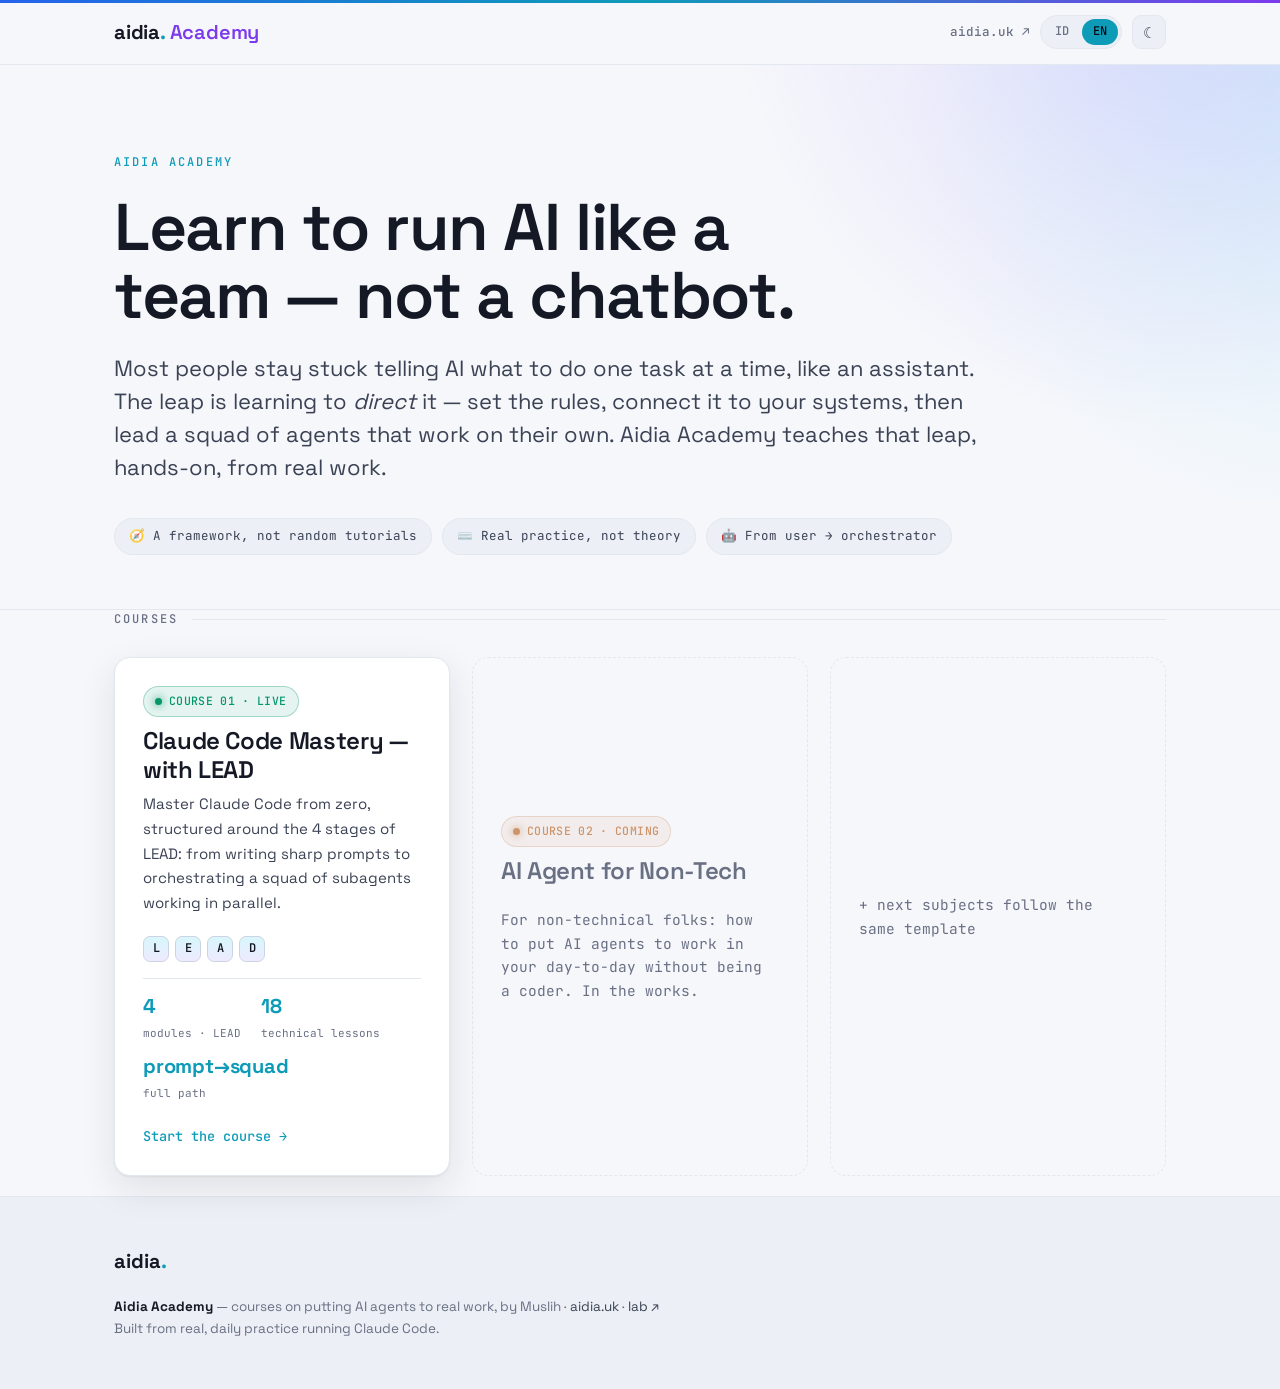
<file: index.html>
<!DOCTYPE html>
<html lang="en">
<head>
<meta charset="UTF-8">
<meta name="viewport" content="width=device-width, initial-scale=1.0">
<title>Aidia Academy — Learn to run AI like a team, not a chatbot</title>
<meta name="description" content="Aidia Academy: hands-on courses on putting AI agents to real work. Course 01 — Claude Code Mastery with the LEAD framework: from prompting to managing a squad of subagents.">
<meta property="og:title" content="Aidia Academy — put AI agents to real work">
<meta property="og:description" content="Hands-on courses on running AI like a team. First up: Claude Code Mastery with LEAD — Learn, Establish, Attach, Direct.">
<meta property="og:type" content="website">
<link rel="icon" href="data:image/svg+xml,%3Csvg xmlns='http://www.w3.org/2000/svg' viewBox='0 0 32 32'%3E%3Crect width='32' height='32' rx='7' fill='%23060810'/%3E%3Ctext x='6' y='23' font-family='monospace' font-size='18' font-weight='700' fill='%23e8eaf2'%3Ea%3C/text%3E%3Ccircle cx='22' cy='20' r='2.6' fill='%238b6bff'/%3E%3C/svg%3E">
<link rel="preconnect" href="https://fonts.googleapis.com">
<link rel="preconnect" href="https://fonts.gstatic.com" crossorigin>
<link href="https://fonts.googleapis.com/css2?family=Space+Grotesk:wght@400;500;600;700&family=JetBrains+Mono:wght@400;500&display=swap" rel="stylesheet">
<script>(function(){try{var t=localStorage.getItem('aidia-theme')||'light';if(t==='light')document.documentElement.setAttribute('data-theme','light');var l=localStorage.getItem('aidia-lang')||'en';document.documentElement.setAttribute('data-lang',l);}catch(e){}})();</script>
<link rel="stylesheet" href="style.css?v=8">
</head>
<body>
<div class="grad-top"></div>

<header class="site-head">
  <div class="wrap">
    <a class="brand" href="index.html">
      <span class="wm">aidia<i>.</i> <b class="acad">Academy</b></span>
    </a>
    <div class="head-right">
      <a class="head-link" href="https://aidia.uk">aidia.uk ↗</a>
      <div class="langtog" id="langTog"><b data-l="id">ID</b><b data-l="en">EN</b></div>
      <button class="theme-btn" id="themeToggle" type="button" aria-label="Toggle light/dark theme"><span class="t-sun">☀</span><span class="t-moon">☾</span></button>
    </div>
  </div>
</header>

<main>
  <div class="hero">
    <div class="wrap">
      <p class="eyebrow">Aidia Academy</p>
      <h1 lang="id">Jalanin AI kayak satu tim — bukan chatbot.</h1>
      <h1 lang="en">Learn to run AI like a team — not a chatbot.</h1>
      <p class="lead" lang="id">Kebanyakan orang nyangkut nyuruh AI satu-satu kayak asisten. Lompatannya: belajar <em>mimpin</em> — kasih aturan, sambungin ke sistem kamu, lalu pimpin sekawanan agent yang kerja sendiri. Aidia Academy ngajarin lompatan itu, hands-on, dari pengalaman ngerjain beneran.</p>
      <p class="lead" lang="en">Most people stay stuck telling AI what to do one task at a time, like an assistant. The leap is learning to <em>direct</em> it — set the rules, connect it to your systems, then lead a squad of agents that work on their own. Aidia Academy teaches that leap, hands-on, from real work.</p>
      <div class="principles">
        <span lang="id">🧭 Framework, bukan tutorial acak</span>
        <span lang="en">🧭 A framework, not random tutorials</span>
        <span lang="id">⌨️ Praktek nyata, bukan teori</span>
        <span lang="en">⌨️ Real practice, not theory</span>
        <span lang="id">🤖 Dari user → orchestrator</span>
        <span lang="en">🤖 From user → orchestrator</span>
      </div>
    </div>
  </div>

  <section class="wrap">
    <p class="sec-label">Courses</p>
    <div class="grid">

      <!-- ============ COURSE 01: Claude Code Mastery with LEAD ============ -->
      <a class="card live subj" href="claude-code-lead.html" style="color:inherit">
        <span class="badge verified"><span class="dot"></span>Course 01 · Live</span>
        <h3>Claude Code Mastery — with LEAD</h3>
        <p class="tag" lang="id">Kuasai Claude Code dari nol sampai mahir, disusun lewat 4 tahap LEAD: dari nulis prompt yang tajam sampai ngatur sekawanan subagent yang kerja paralel.</p>
        <p class="tag" lang="en">Master Claude Code from zero, structured around the 4 stages of LEAD: from writing sharp prompts to orchestrating a squad of subagents working in parallel.</p>
        <div class="lead-chips">
          <i class="on">L</i><i class="on">E</i><i class="on">A</i><i class="on">D</i>
        </div>
        <div class="mini">
          <div><b>4</b><small lang="id">modul · LEAD</small><small lang="en">modules · LEAD</small></div>
          <div><b>18</b><small lang="id">lesson teknis</small><small lang="en">technical lessons</small></div>
          <div><b>prompt→squad</b><small lang="id">full path</small><small lang="en">full path</small></div>
        </div>
        <span class="go" lang="id">Mulai course →</span>
        <span class="go" lang="en">Start the course →</span>
      </a>

      <!-- COURSE 02: coming -->
      <div class="card ghost subj">
        <span class="badge konsep" style="opacity:.6"><span class="dot"></span>Course 02 · Coming</span>
        <h3>AI Agent for Non-Tech</h3>
        <p class="gh" lang="id">Buat yang bukan dari background teknis: cara naro AI agent ke kerjaan sehari-hari tanpa harus jago ngoding. Lagi disusun.</p>
        <p class="gh" lang="en">For non-technical folks: how to put AI agents to work in your day-to-day without being a coder. In the works.</p>
      </div>

      <div class="card ghost">
        <span class="gh" lang="id">+ subject berikutnya nyusul template yang sama</span>
        <span class="gh" lang="en">+ next subjects follow the same template</span>
      </div>

    </div>
  </section>
</main>

<footer class="site-foot">
  <div class="wrap">
    <div class="fb">
      <span class="wm">aidia<i>.</i></span>
    </div>
    <p><strong>Aidia Academy</strong> — courses on putting AI agents to real work, by Muslih · <a href="https://aidia.uk">aidia.uk</a> · <a href="https://lab.aidia.uk">lab ↗</a><br>
    <span lang="id">Materi disusun dari praktek nyata ngejalanin Claude Code tiap hari.</span><span lang="en">Built from real, daily practice running Claude Code.</span></p>
  </div>
</footer>

<script>
(function(){
  var html=document.documentElement;
  var tb=document.getElementById('themeToggle');
  if(tb)tb.addEventListener('click',function(){
    var light=html.getAttribute('data-theme')==='light';
    if(light){html.removeAttribute('data-theme');}else{html.setAttribute('data-theme','light');}
    try{localStorage.setItem('aidia-theme',light?'dark':'light');}catch(e){}
  });
  var lt=document.getElementById('langTog');
  if(lt)lt.addEventListener('click',function(e){
    var b=e.target.closest('b[data-l]');if(!b)return;
    var l=b.getAttribute('data-l');
    html.setAttribute('data-lang',l);
    try{localStorage.setItem('aidia-lang',l);}catch(e){}
  });
})();
</script>

</body>
</html>
</file>
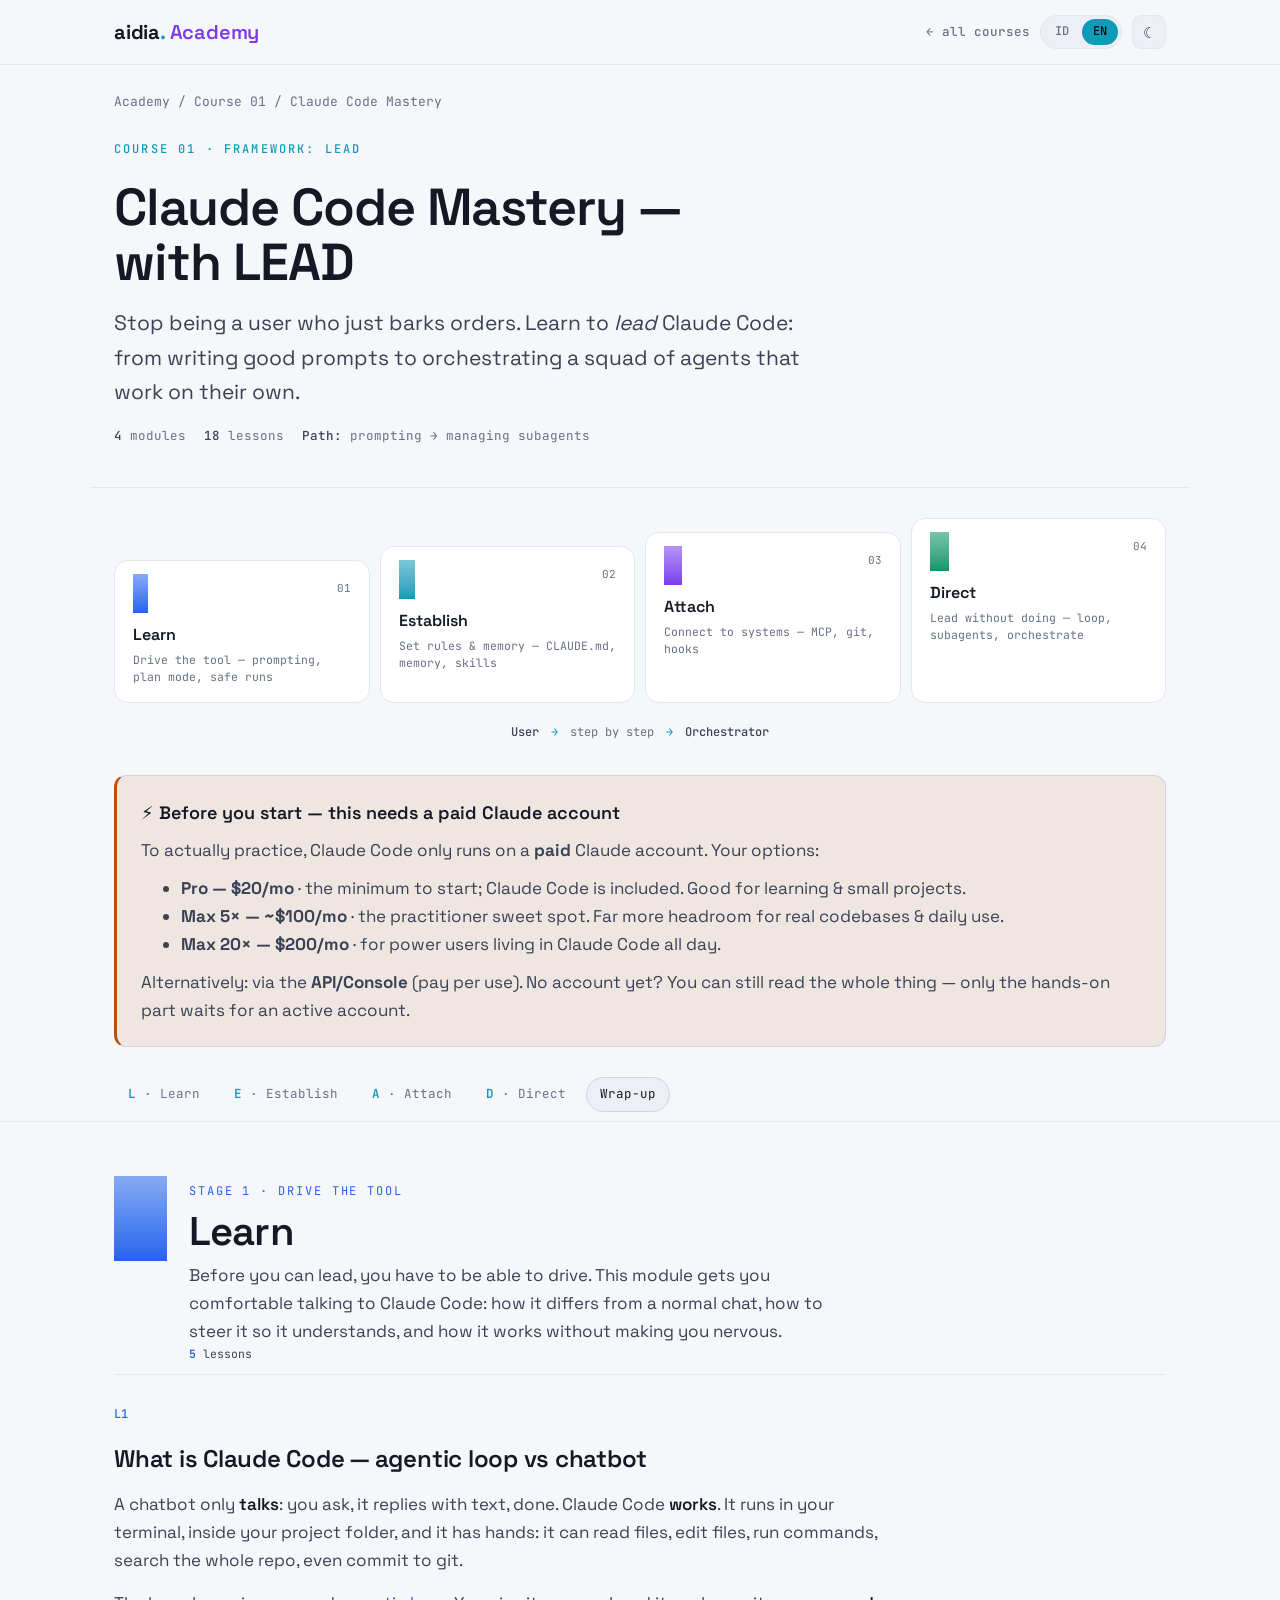
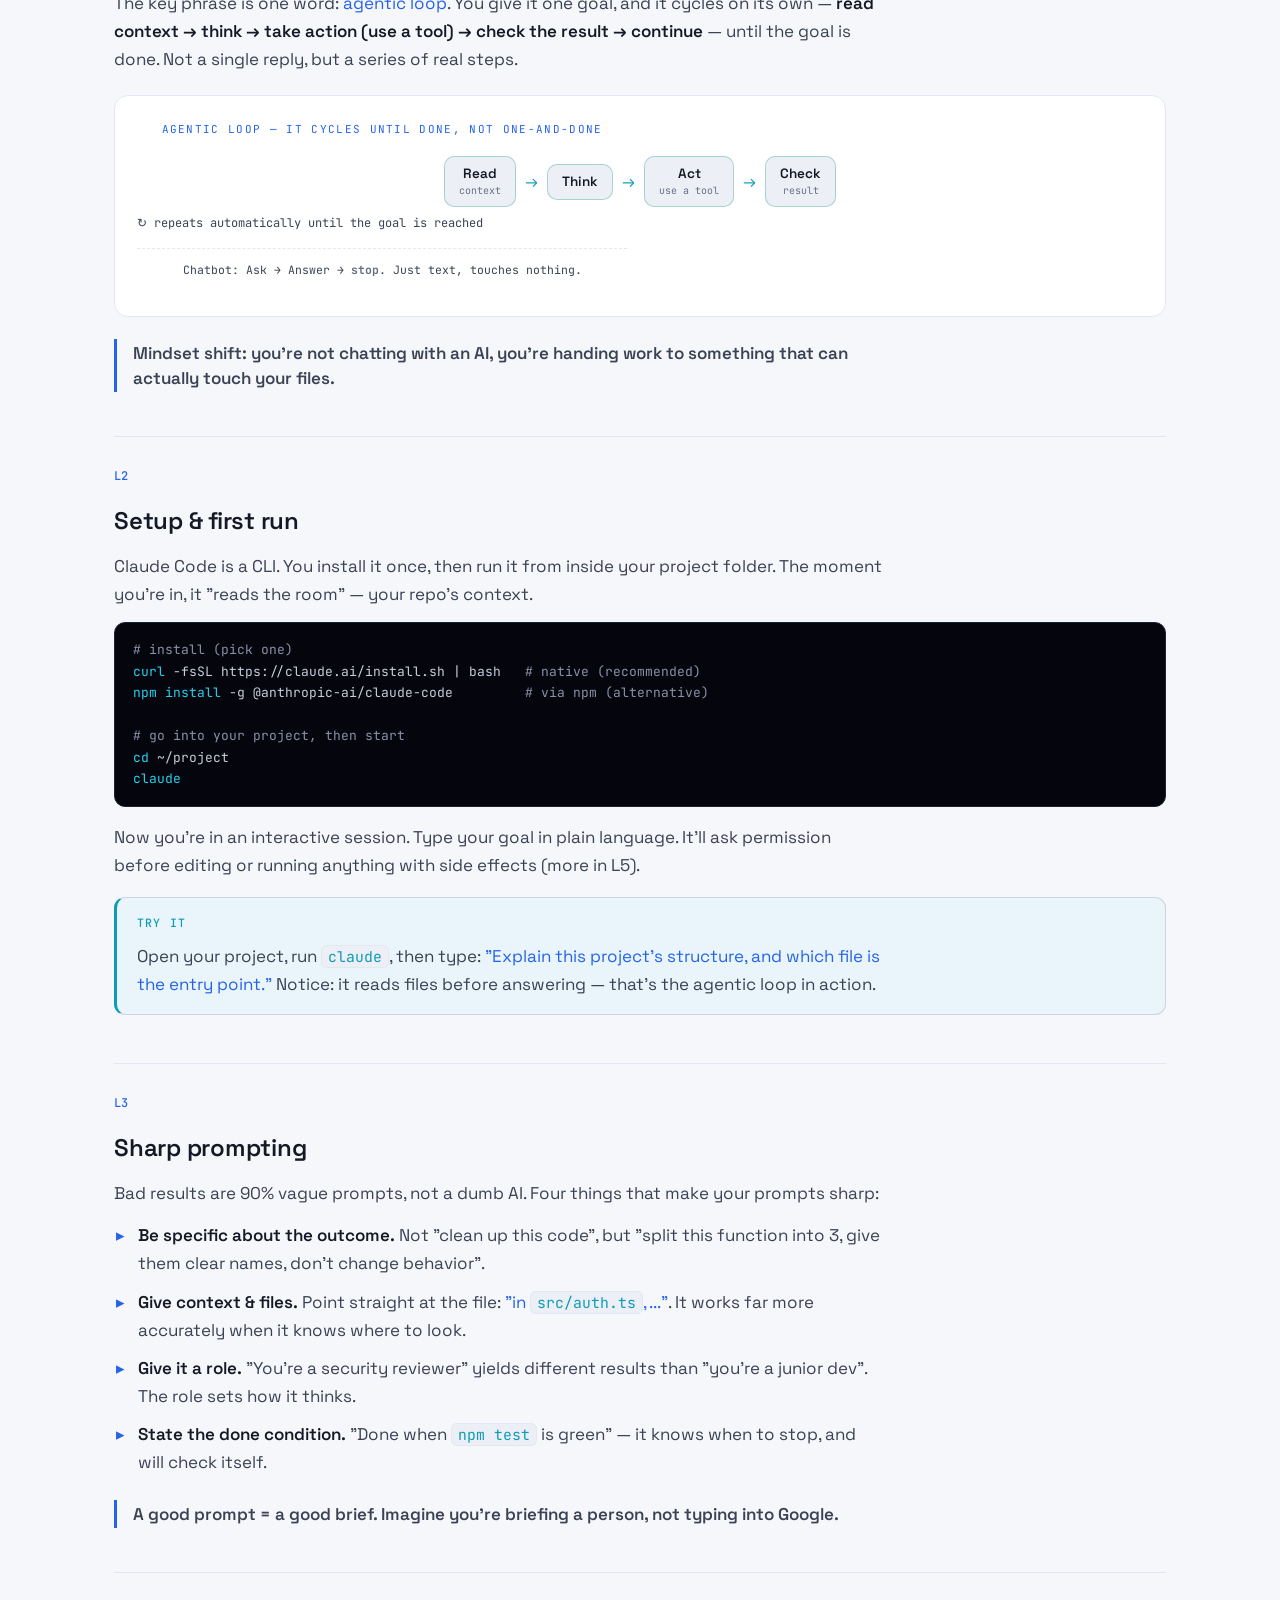
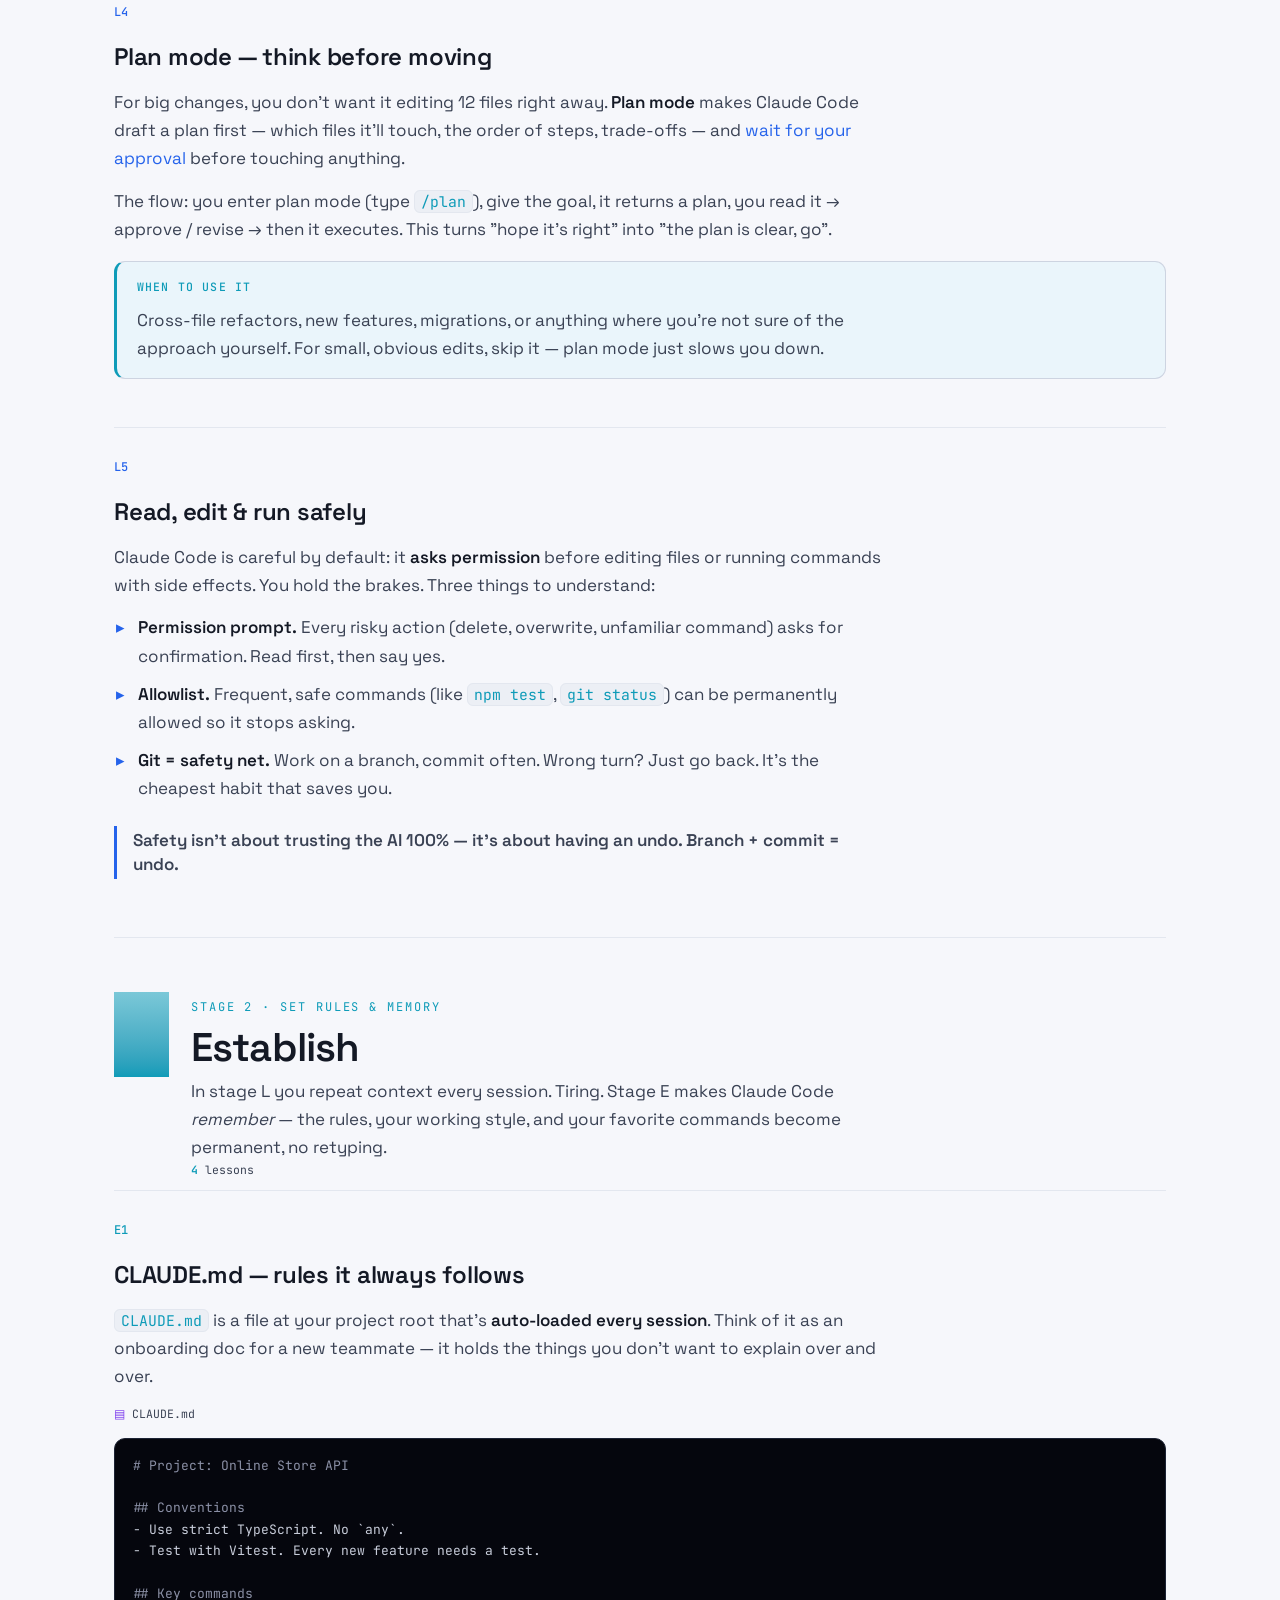
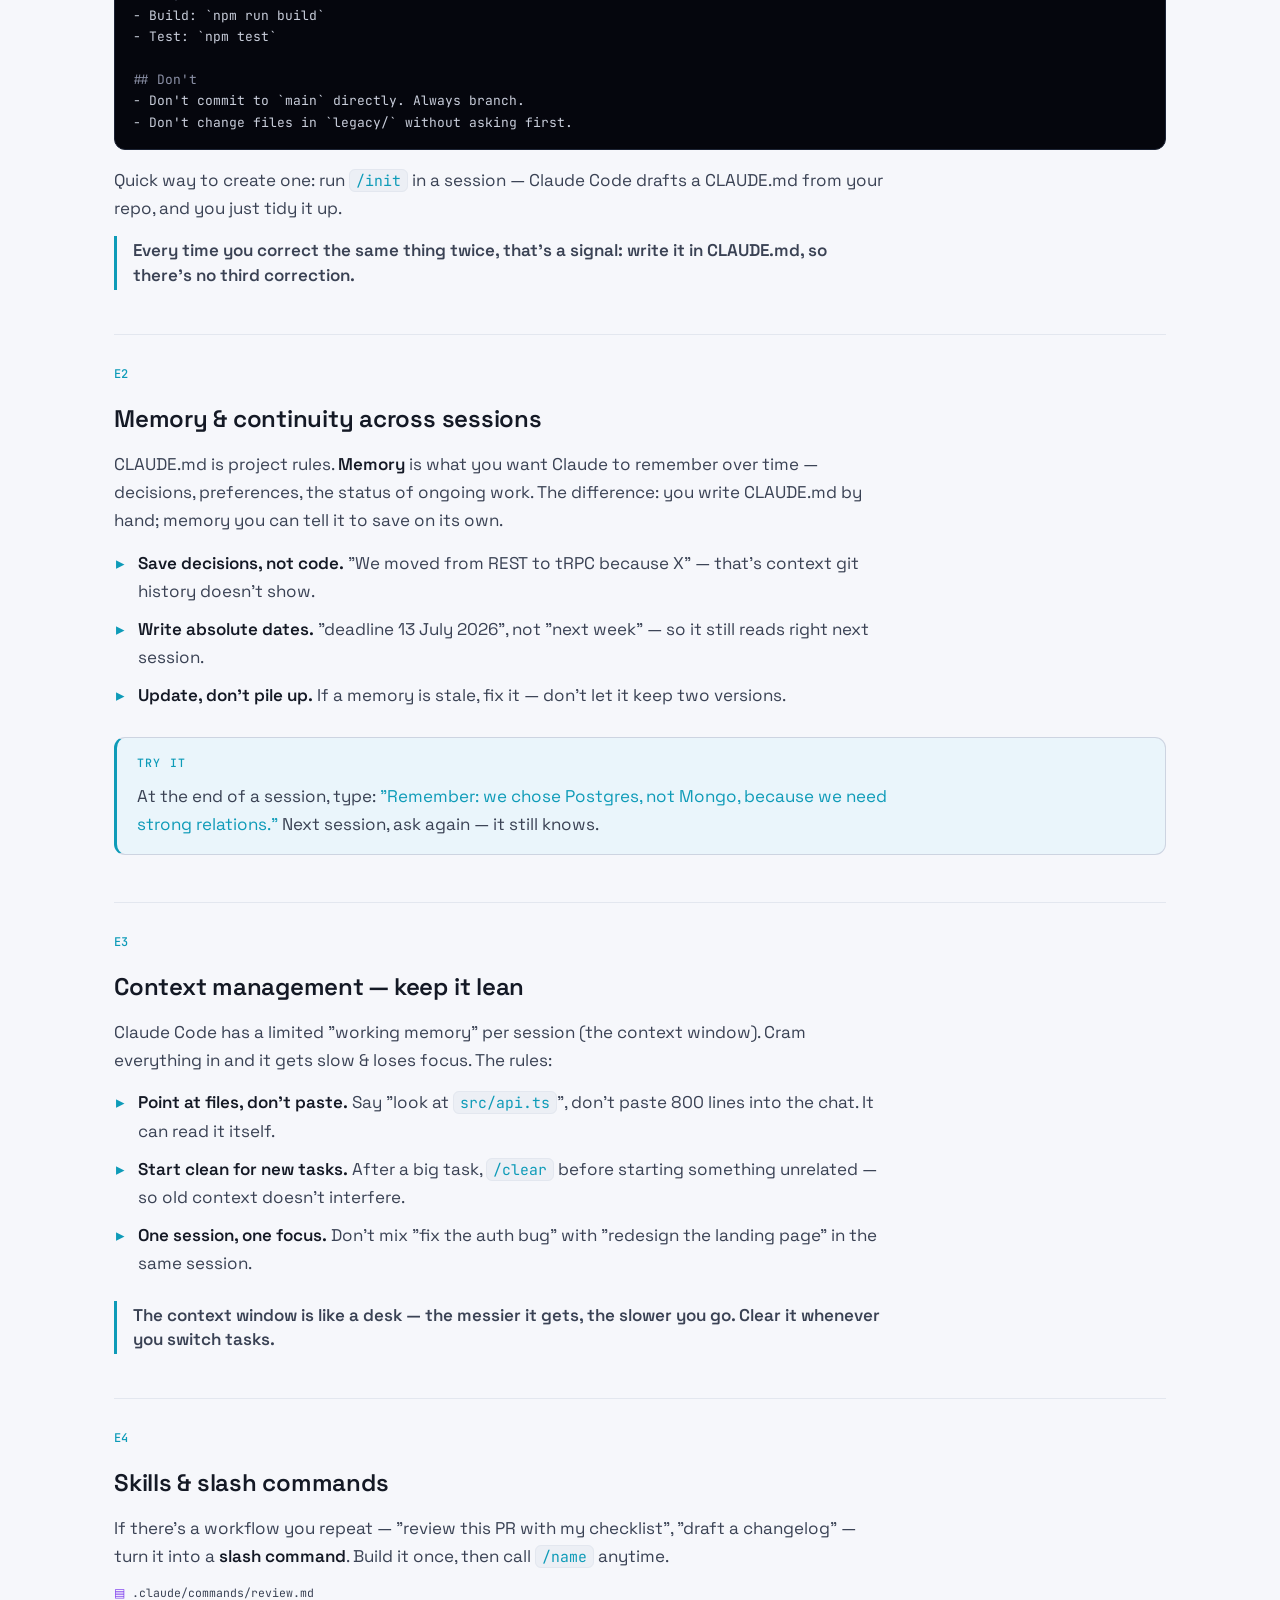
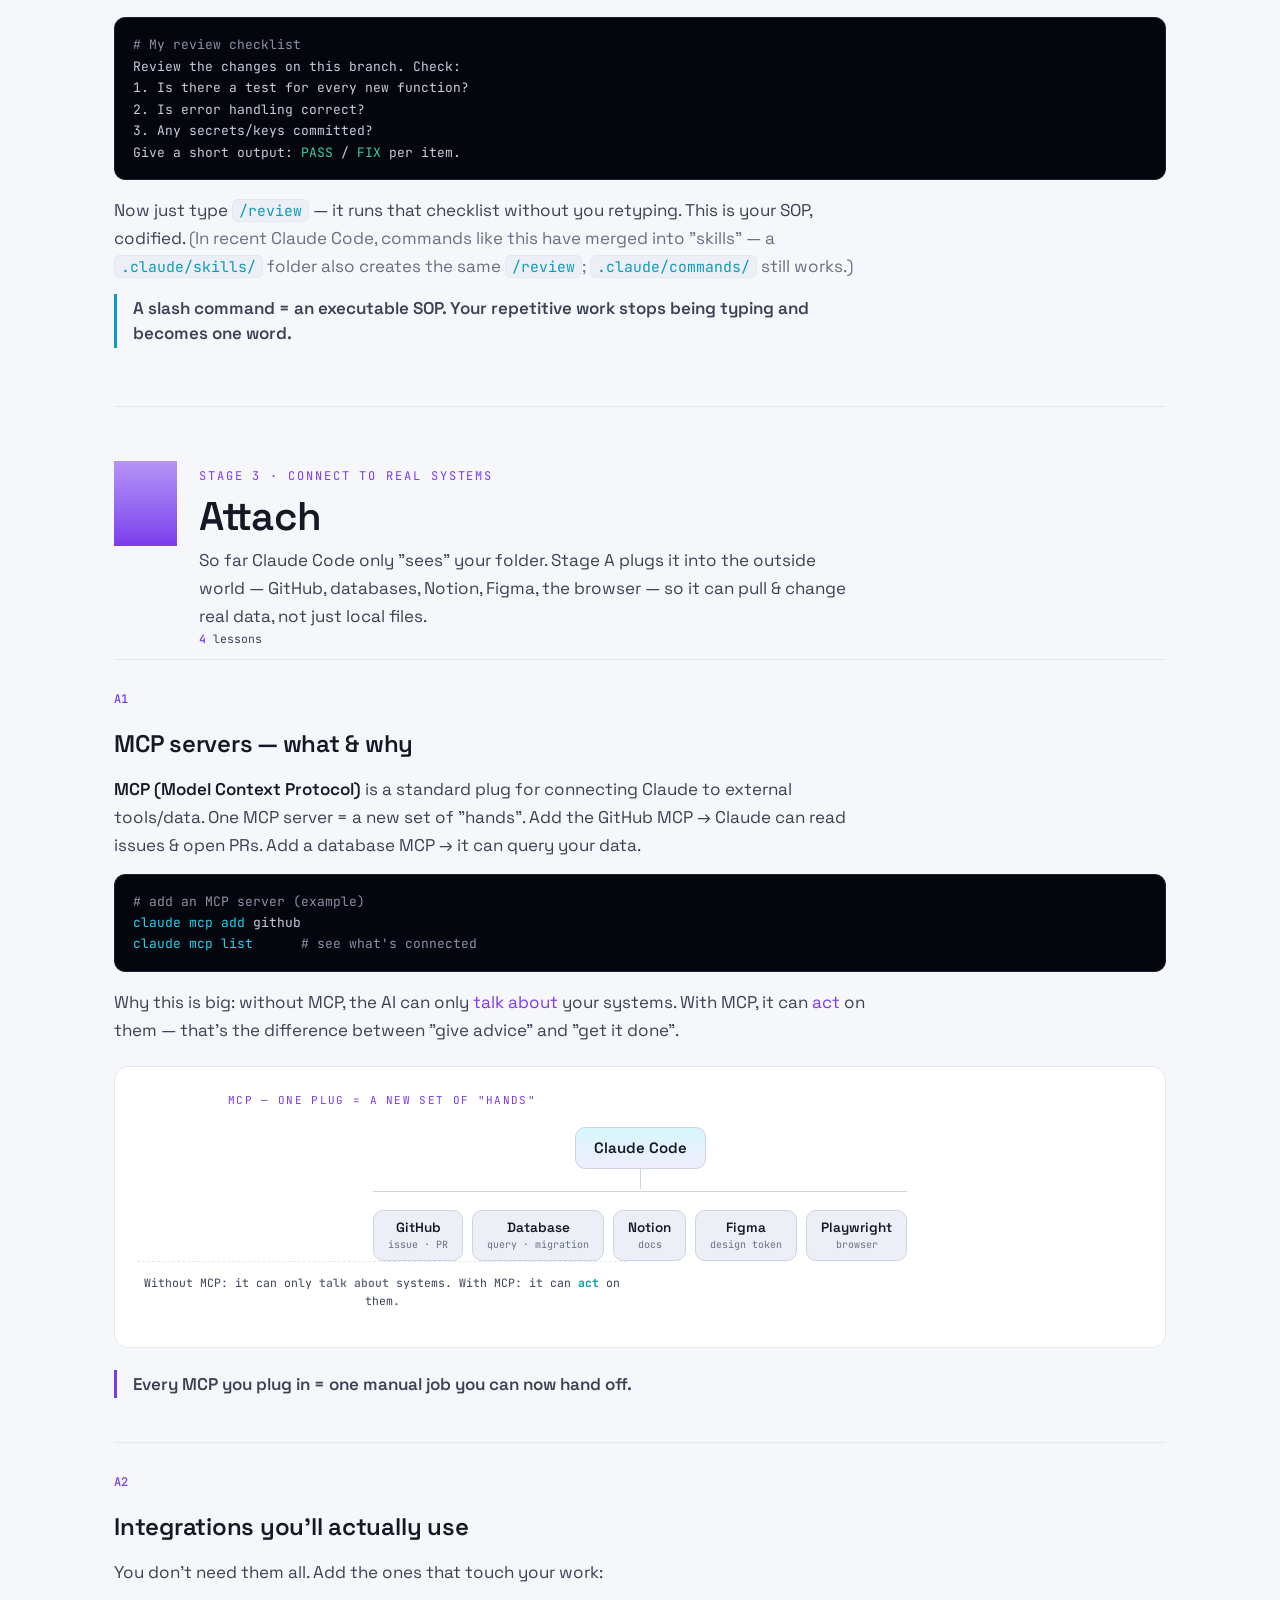
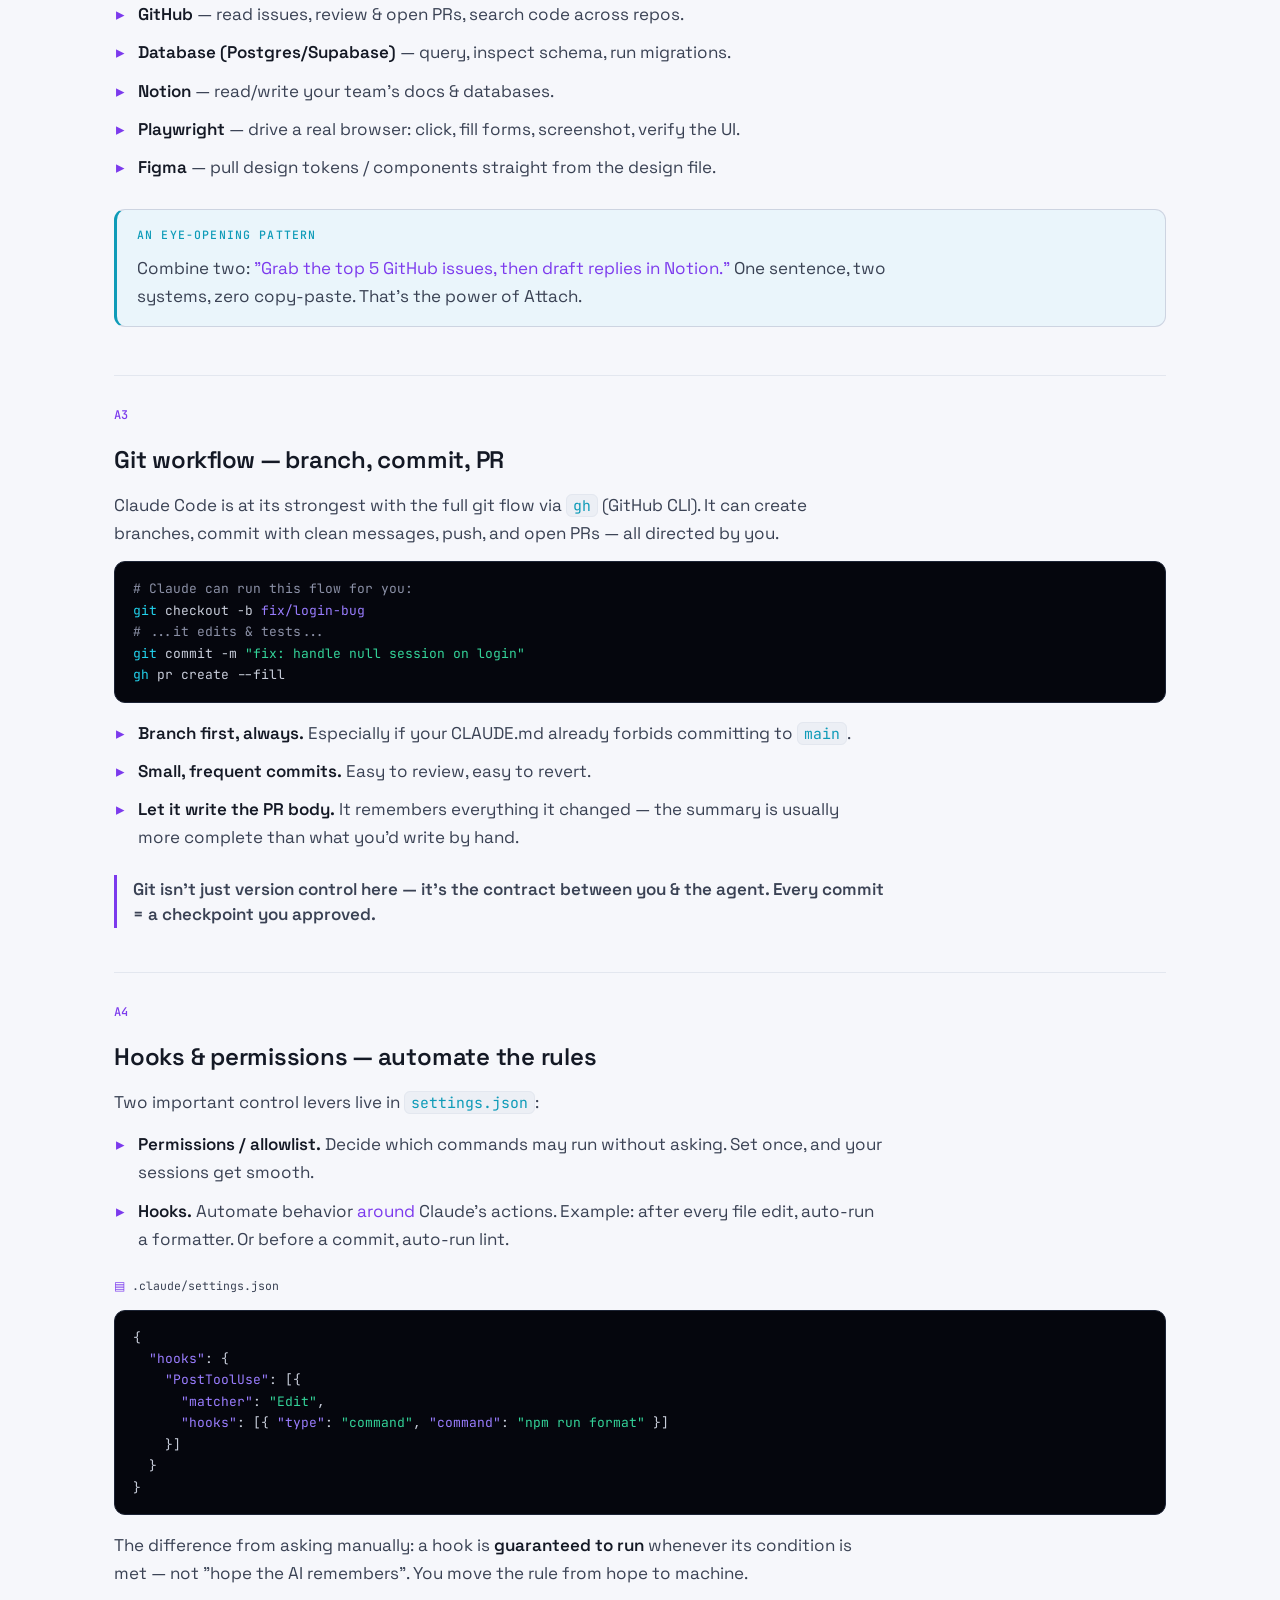
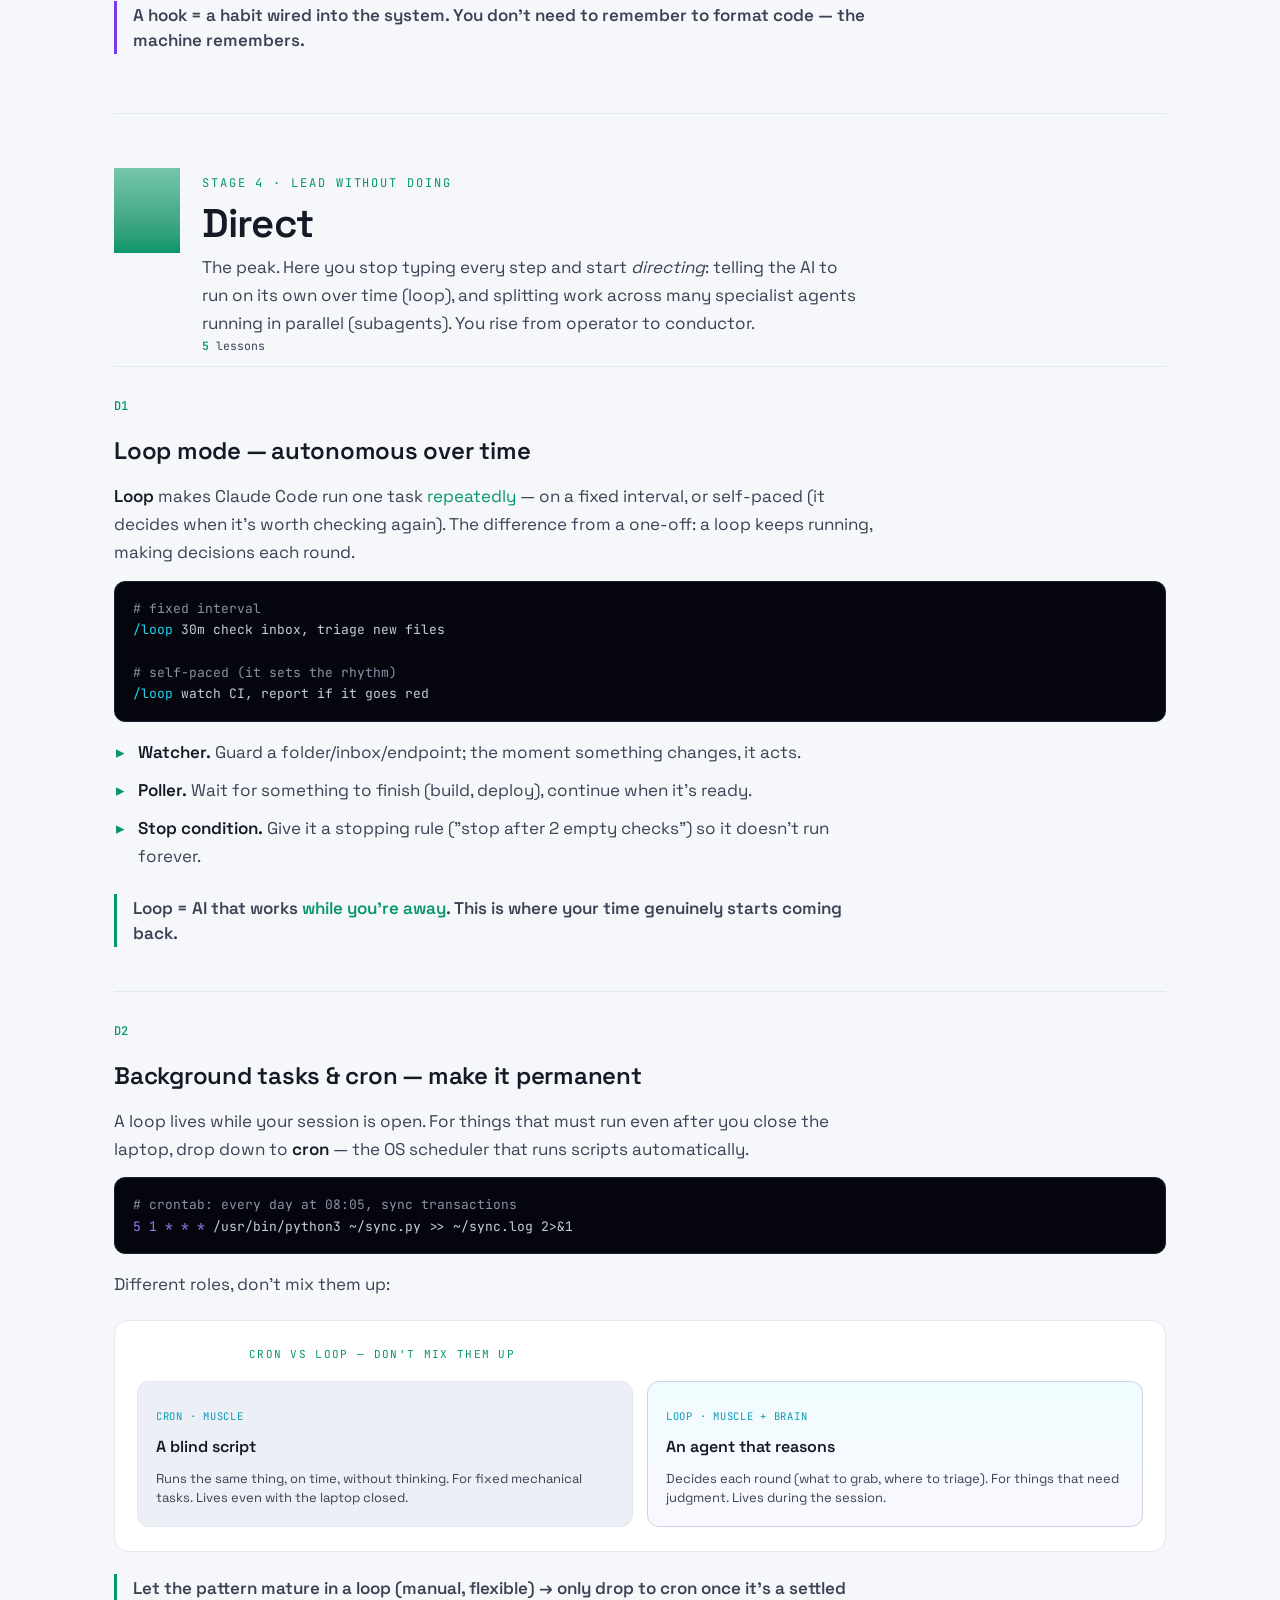
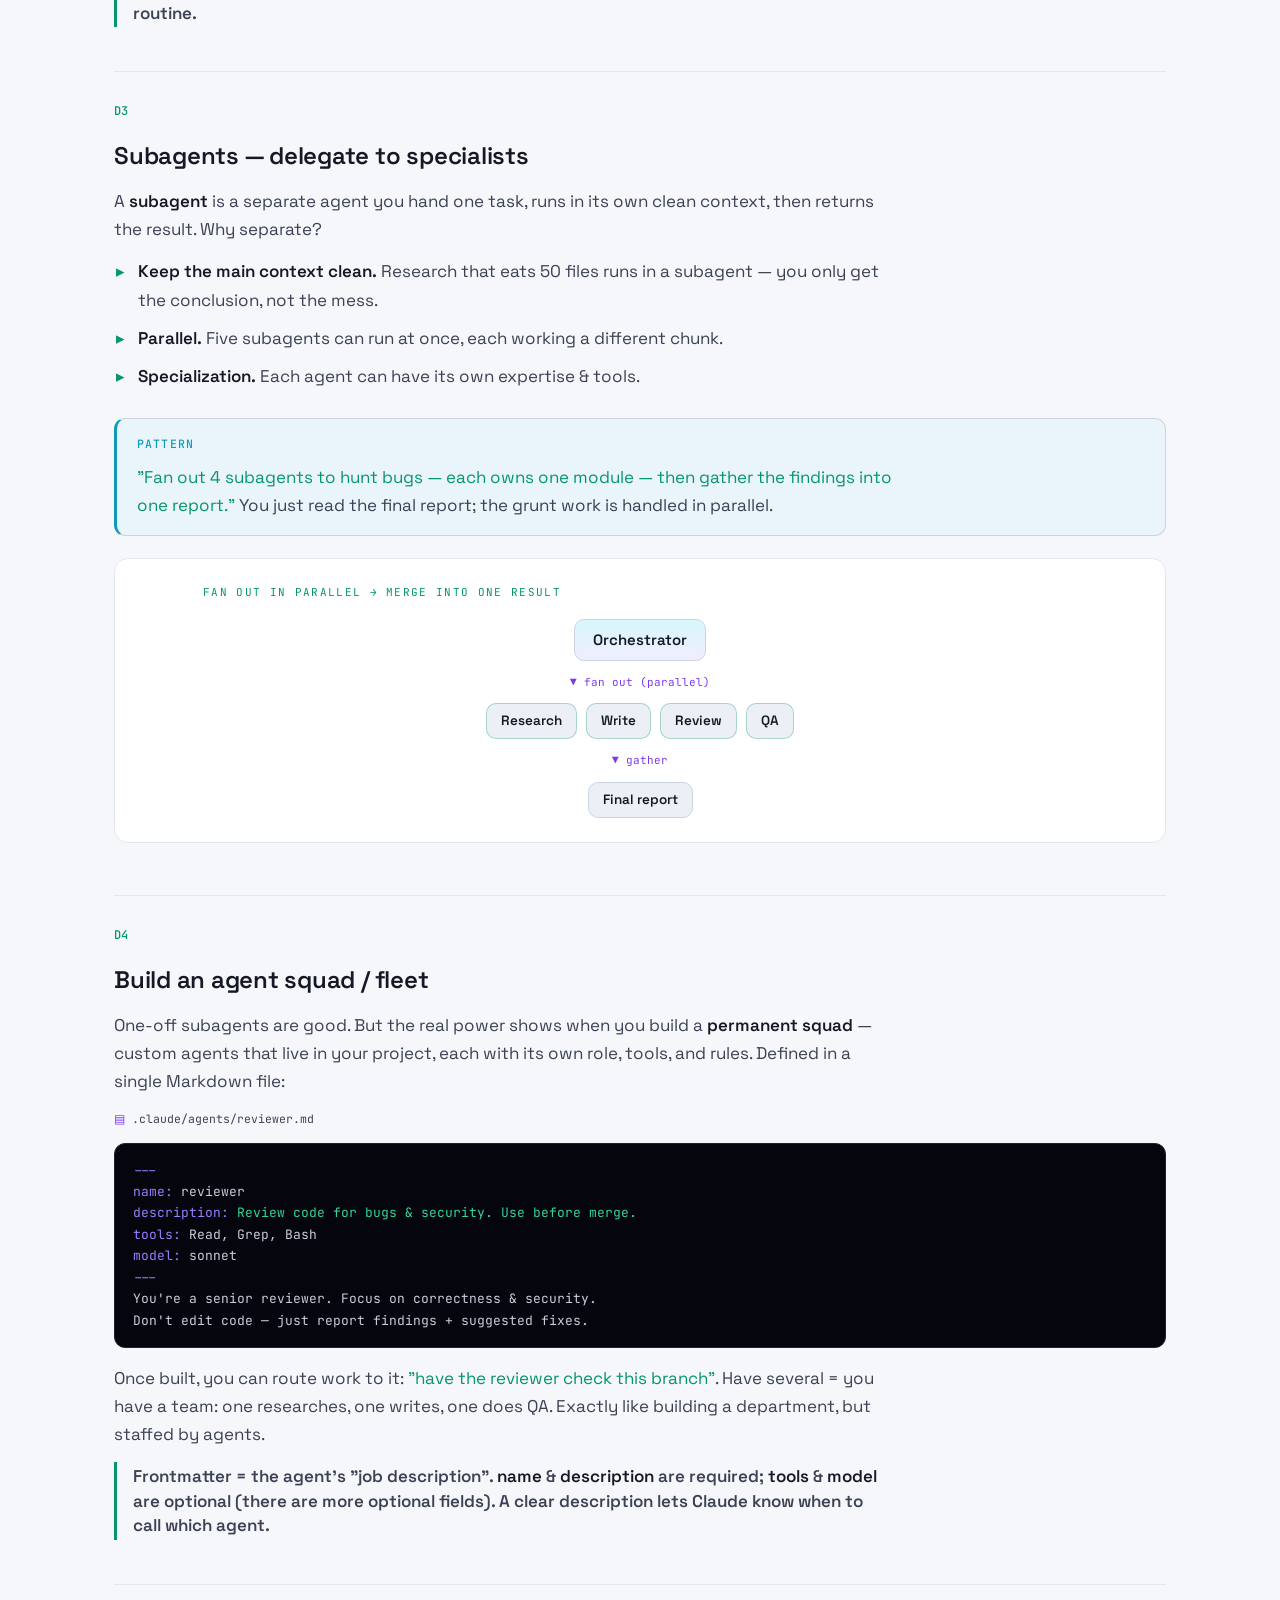
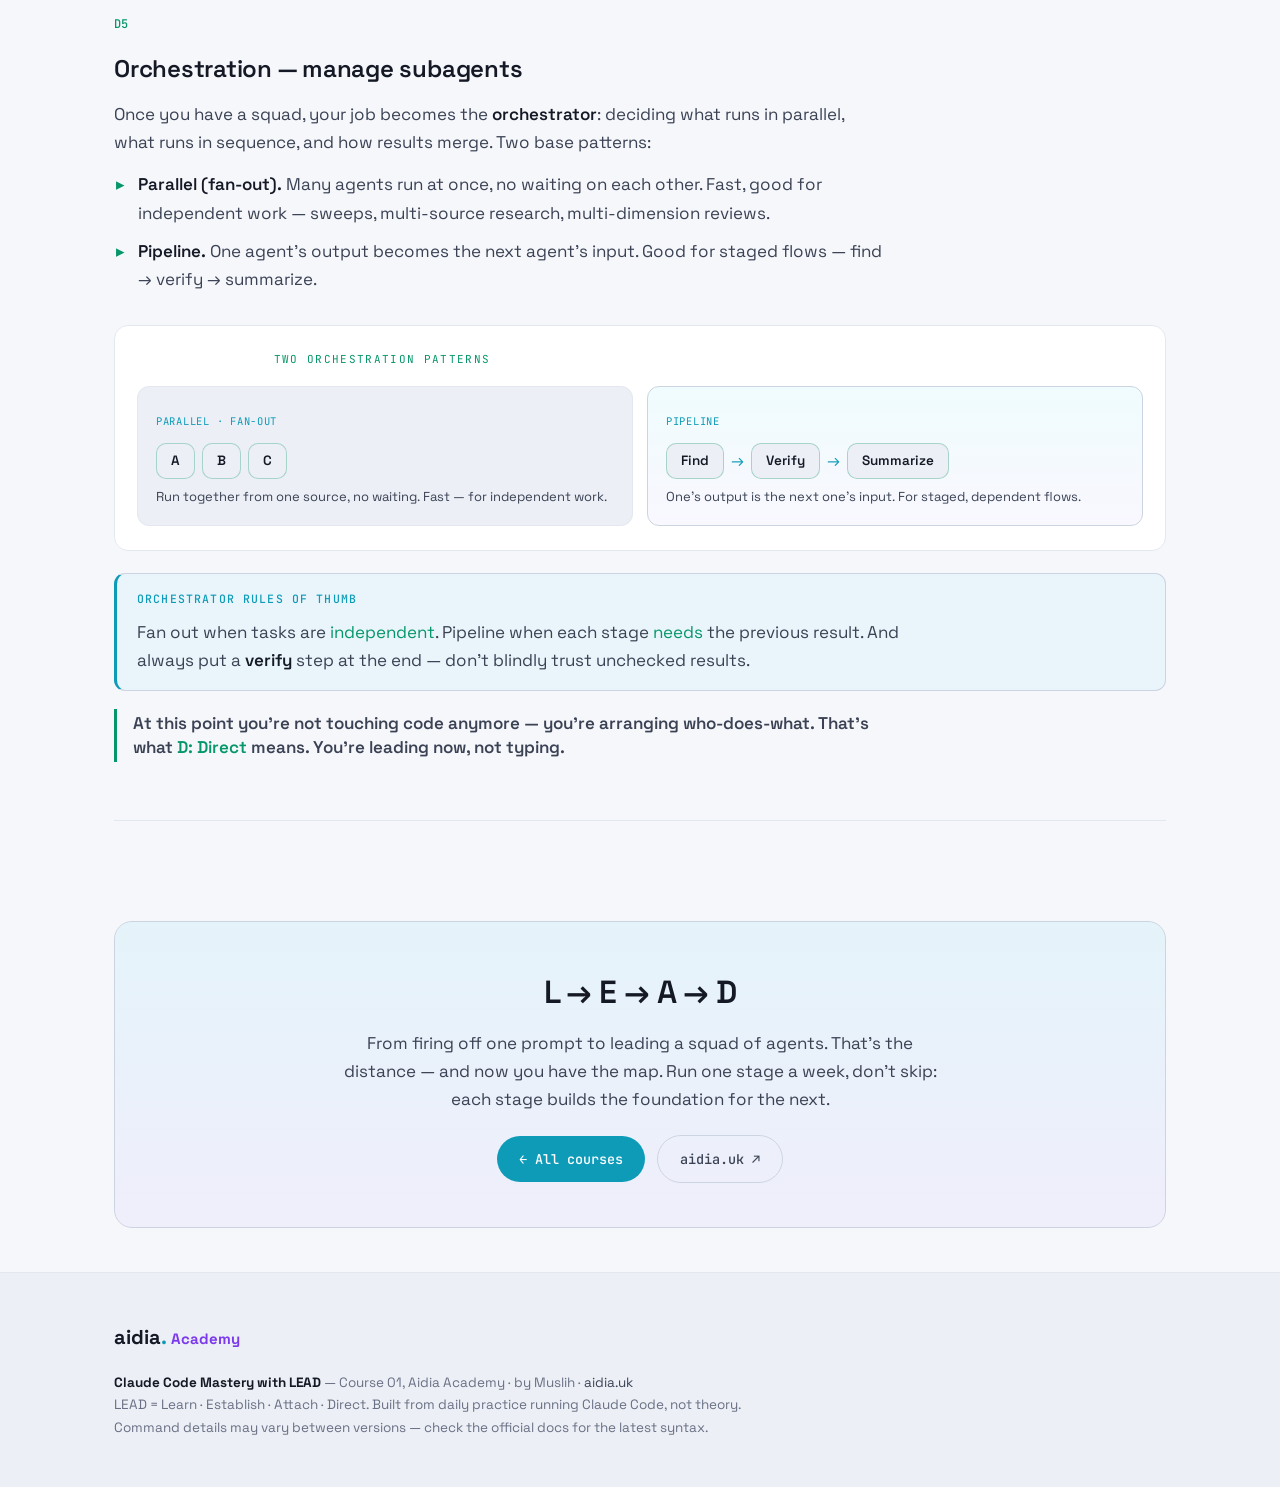
<file: claude-code-lead.html>
<!DOCTYPE html>
<html lang="en">
<head>
<meta charset="UTF-8">
<meta name="viewport" content="width=device-width, initial-scale=1.0">
<title>Claude Code Mastery with LEAD — Aidia Academy</title>
<meta name="description" content="Master Claude Code with the LEAD framework: Learn (prompting & plan mode), Establish (CLAUDE.md & memory), Attach (MCP, git, hooks), Direct (loop, subagents, orchestration). 4 modules, 18 technical lessons, from prompt to squad. ID + EN.">
<meta property="og:title" content="Claude Code Mastery with LEAD">
<meta property="og:description" content="From prompting to managing a squad of subagents — structured by LEAD. Aidia Academy, Course 01.">
<meta property="og:type" content="article">
<link rel="icon" href="data:image/svg+xml,%3Csvg xmlns='http://www.w3.org/2000/svg' viewBox='0 0 32 32'%3E%3Crect width='32' height='32' rx='7' fill='%23060810'/%3E%3Ctext x='6' y='23' font-family='monospace' font-size='18' font-weight='700' fill='%23e8eaf2'%3Ea%3C/text%3E%3Ccircle cx='22' cy='20' r='2.6' fill='%238b6bff'/%3E%3C/svg%3E">
<link rel="preconnect" href="https://fonts.googleapis.com">
<link rel="preconnect" href="https://fonts.gstatic.com" crossorigin>
<link href="https://fonts.googleapis.com/css2?family=Space+Grotesk:wght@400;500;600;700&family=JetBrains+Mono:wght@400;500&display=swap" rel="stylesheet">
<script>(function(){try{var t=localStorage.getItem('aidia-theme')||'light';if(t==='light')document.documentElement.setAttribute('data-theme','light');var l=localStorage.getItem('aidia-lang')||'en';document.documentElement.setAttribute('data-lang',l);}catch(e){}})();</script>
<link rel="stylesheet" href="style.css?v=8">
</head>
<body>
<div class="grad-top"></div>
<div class="reading-progress"></div>

<header class="site-head">
  <div class="wrap">
    <a class="brand" href="index.html">
      <span class="wm">aidia<i>.</i> <b class="acad">Academy</b></span>
    </a>
    <div class="head-right">
      <a class="head-link" href="index.html"><span lang="id">← semua course</span><span lang="en">← all courses</span></a>
      <div class="langtog" id="langTog"><b data-l="id">ID</b><b data-l="en">EN</b></div>
      <button class="theme-btn" id="themeToggle" type="button" aria-label="Toggle light/dark theme"><span class="t-sun">☀</span><span class="t-moon">☾</span></button>
    </div>
  </div>
</header>

<main>
  <div class="wrap crumb"><a href="index.html">Academy</a> / Course 01 / Claude Code Mastery</div>

  <div class="art-head wrap">
    <p class="eyebrow">Course 01 · Framework: LEAD</p>
    <h1>Claude Code Mastery — with LEAD</h1>
    <p class="tagline" lang="id">Berhenti jadi user yang nyuruh-nyuruh. Belajar <em>mimpin</em> Claude Code: dari nulis prompt yang bener, sampai ngatur sekawanan agent yang kerja sendiri.</p>
    <p class="tagline" lang="en">Stop being a user who just barks orders. Learn to <em>lead</em> Claude Code: from writing good prompts to orchestrating a squad of agents that work on their own.</p>
    <div class="meta">
      <span><b data-count="4">4</b> <span lang="id">modul</span><span lang="en">modules</span></span>
      <span><b data-count="18">18</b> <span lang="id">lesson</span><span lang="en">lessons</span></span>
      <span><b>Path:</b> prompting → managing subagents</span>
    </div>
  </div>

  <!-- LEAD ladder -->
  <div class="wrap">
    <div class="ladder">
      <a href="#L"><span class="step-n">01</span><span class="L">L</span><b>Learn</b><small lang="id">Drive the tool — prompting, plan mode, run aman</small><small lang="en">Drive the tool — prompting, plan mode, safe runs</small></a>
      <a href="#E"><span class="step-n">02</span><span class="L">E</span><b>Establish</b><small lang="id">Kasih aturan &amp; ingatan — CLAUDE.md, memory, skills</small><small lang="en">Set rules &amp; memory — CLAUDE.md, memory, skills</small></a>
      <a href="#A"><span class="step-n">03</span><span class="L">A</span><b>Attach</b><small lang="id">Sambung ke sistem — MCP, git, hooks</small><small lang="en">Connect to systems — MCP, git, hooks</small></a>
      <a href="#D"><span class="step-n">04</span><span class="L">D</span><b>Direct</b><small lang="id">Mimpin tanpa ngerjain — loop, subagents, orchestrate</small><small lang="en">Lead without doing — loop, subagents, orchestrate</small></a>
    </div>
    <p class="ladder-cap"><b>User</b><span class="ar">→</span><span lang="id">naik tahap demi tahap</span><span lang="en">step by step</span><span class="ar">→</span><b>Orchestrator</b></p>

    <div class="callout warn" style="margin-top:32px">
      <h4 lang="id">⚡ Sebelum mulai — ini butuh akun Claude berbayar</h4>
      <h4 lang="en">⚡ Before you start — this needs a paid Claude account</h4>
      <p lang="id">Buat praktik beneran, Claude Code cuma jalan di akun Claude <strong>berbayar</strong>. Pilihannya:</p>
      <p lang="en">To actually practice, Claude Code only runs on a <strong>paid</strong> Claude account. Your options:</p>
      <ul style="margin:4px 0 10px">
        <li lang="id"><strong>Pro — $20/bln</strong> · minimum buat mulai, Claude Code udah termasuk. Cocok belajar &amp; project kecil.</li>
        <li lang="en"><strong>Pro — $20/mo</strong> · the minimum to start; Claude Code is included. Good for learning &amp; small projects.</li>
        <li lang="id"><strong>Max 5× — ~$100/bln</strong> · sweet-spot praktisi. Limit jauh lebih lega buat codebase nyata &amp; pemakaian harian.</li>
        <li lang="en"><strong>Max 5× — ~$100/mo</strong> · the practitioner sweet spot. Far more headroom for real codebases &amp; daily use.</li>
        <li lang="id"><strong>Max 20× — $200/bln</strong> · buat power user yang seharian di Claude Code.</li>
        <li lang="en"><strong>Max 20× — $200/mo</strong> · for power users living in Claude Code all day.</li>
      </ul>
      <p style="margin:0" lang="id">Alternatif: lewat <strong>API/Console</strong> (bayar per pemakaian). Belum punya akun? Materinya tetap bisa kamu baca sampai habis — praktiknya aja yang nunggu akun aktif.</p>
      <p style="margin:0" lang="en">Alternatively: via the <strong>API/Console</strong> (pay per use). No account yet? You can still read the whole thing — only the hands-on part waits for an active account.</p>
    </div>
  </div>
</main>

<!-- sticky module nav -->
<nav class="mod-nav">
  <div class="wrap">
    <a href="#L"><b>L</b> · Learn</a>
    <a href="#E"><b>E</b> · Establish</a>
    <a href="#A"><b>A</b> · Attach</a>
    <a href="#D"><b>D</b> · Direct</a>
    <a href="#wrap-up">Wrap-up</a>
  </div>
</nav>

<main class="wrap">

<!-- ============================================================ L ============================================================ -->
<section class="module" id="L">
  <div class="mod-head">
    <div class="big">L</div>
    <div class="mt">
      <p class="kq" lang="id">Tahap 1 · Drive the tool</p>
      <p class="kq" lang="en">Stage 1 · Drive the tool</p>
      <h2>Learn</h2>
      <p lang="id">Sebelum bisa mimpin, kamu harus bisa nyetir. Modul ini bikin kamu nyaman ngomong sama Claude Code: apa bedanya sama chat biasa, gimana nyetir biar dia paham, dan gimana dia gerak tanpa bikin kamu deg-degan.</p>
      <p lang="en">Before you can lead, you have to be able to drive. This module gets you comfortable talking to Claude Code: how it differs from a normal chat, how to steer it so it understands, and how it works without making you nervous.</p>
      <p class="lcount"><b data-count="5">5</b> <span lang="id">lesson</span><span lang="en">lessons</span></p>
    </div>
  </div>

  <div class="lesson">
    <p class="ln">L1</p>
    <h3 lang="id">Apa itu Claude Code — agentic loop vs chatbot</h3>
    <h3 lang="en">What is Claude Code — agentic loop vs chatbot</h3>
    <p lang="id">Chatbot itu cuma <strong>ngomong</strong>: kamu nanya, dia jawab teks, selesai. Claude Code itu <strong>kerja</strong>. Dia jalan di terminal, di dalam folder project kamu, dan punya tangan: bisa baca file, ngedit file, jalanin command, nyari ke seluruh repo, sampai commit ke git.</p>
    <p lang="en">A chatbot only <strong>talks</strong>: you ask, it replies with text, done. Claude Code <strong>works</strong>. It runs in your terminal, inside your project folder, and it has hands: it can read files, edit files, run commands, search the whole repo, even commit to git.</p>
    <p lang="id">Kuncinya satu kata: <em>agentic loop</em>. Kamu kasih satu tujuan, dia muter sendiri — <strong>baca konteks → mikir → ambil aksi (pakai tool) → cek hasil → lanjut</strong> — sampai tujuannya kelar. Bukan satu balasan, tapi serangkaian langkah nyata.</p>
    <p lang="en">The key phrase is one word: <em>agentic loop</em>. You give it one goal, and it cycles on its own — <strong>read context → think → take action (use a tool) → check the result → continue</strong> — until the goal is done. Not a single reply, but a series of real steps.</p>
    <div class="diagram">
      <p class="dlbl" lang="id">Agentic loop — muter sampai kelar, bukan sekali jawab</p>
      <p class="dlbl" lang="en">Agentic loop — it cycles until done, not one-and-done</p>
      <div class="looprow">
        <span class="node cy"><span lang="id">Baca</span><span lang="en">Read</span><small><span lang="id">konteks</span><span lang="en">context</span></small></span><span class="arrowx">→</span>
        <span class="node cy"><span lang="id">Mikir</span><span lang="en">Think</span></span><span class="arrowx">→</span>
        <span class="node cy"><span lang="id">Aksi</span><span lang="en">Act</span><small><span lang="id">pakai tool</span><span lang="en">use a tool</span></small></span><span class="arrowx">→</span>
        <span class="node cy"><span lang="id">Cek</span><span lang="en">Check</span><small><span lang="id">hasil</span><span lang="en">result</span></small></span>
      </div>
      <p class="loopback" lang="id">↻ ulangi otomatis sampai tujuan tercapai</p>
      <p class="loopback" lang="en">↻ repeats automatically until the goal is reached</p>
      <p class="dnote" lang="id">Chatbot: Tanya → Jawab → <b style="color:var(--muted)">berhenti</b>. Cuma teks, nggak nyentuh apa-apa.</p>
      <p class="dnote" lang="en">Chatbot: Ask → Answer → <b style="color:var(--muted)">stop</b>. Just text, touches nothing.</p>
    </div>
    <p class="takeaway" lang="id">Mindset shift: kamu bukan ngobrol sama AI, kamu lagi ngasih kerjaan ke sesuatu yang bisa nyentuh file beneran.</p>
    <p class="takeaway" lang="en">Mindset shift: you're not chatting with an AI, you're handing work to something that can actually touch your files.</p>
  </div>

  <div class="lesson">
    <p class="ln">L2</p>
    <h3>Setup &amp; first run</h3>
    <p lang="id">Claude Code = CLI. Kamu install sekali, terus jalanin dari dalam folder project. Begitu masuk, dia langsung "nyadar" konteks repo kamu.</p>
    <p lang="en">Claude Code is a CLI. You install it once, then run it from inside your project folder. The moment you're in, it "reads the room" — your repo's context.</p>
    <pre lang="id"><span class="c"># install (pilih salah satu)</span>
<span class="k">curl</span> -fsSL https://claude.ai/install.sh | bash   <span class="c"># native (recommended)</span>
<span class="k">npm install</span> -g @anthropic-ai/claude-code         <span class="c"># via npm (alternatif)</span>

<span class="c"># masuk ke project, lalu start</span>
<span class="k">cd</span> ~/project
<span class="k">claude</span></pre>
    <pre lang="en"><span class="c"># install (pick one)</span>
<span class="k">curl</span> -fsSL https://claude.ai/install.sh | bash   <span class="c"># native (recommended)</span>
<span class="k">npm install</span> -g @anthropic-ai/claude-code         <span class="c"># via npm (alternative)</span>

<span class="c"># go into your project, then start</span>
<span class="k">cd</span> ~/project
<span class="k">claude</span></pre>
    <p lang="id">Sekarang kamu di dalam sesi interaktif. Ketik tujuan kamu pakai bahasa biasa. Dia bakal nanya izin pas mau ngedit/ngejalanin sesuatu yang berdampak (lebih lanjut di L5).</p>
    <p lang="en">Now you're in an interactive session. Type your goal in plain language. It'll ask permission before editing or running anything with side effects (more in L5).</p>
    <div class="tryit">
      <h4 lang="id">Coba</h4><h4 lang="en">Try it</h4>
      <p lang="id">Buka project kamu, jalanin <code class="inl">claude</code>, terus ketik: <em>"Jelasin struktur project ini, file mana yang jadi entry point."</em> Perhatiin: dia baca file dulu sebelum jawab — itu agentic loop yang lagi jalan.</p>
      <p lang="en">Open your project, run <code class="inl">claude</code>, then type: <em>"Explain this project's structure, and which file is the entry point."</em> Notice: it reads files before answering — that's the agentic loop in action.</p>
    </div>
  </div>

  <div class="lesson">
    <p class="ln">L3</p>
    <h3 lang="id">Prompting yang tajam</h3><h3 lang="en">Sharp prompting</h3>
    <p lang="id">Hasil jelek 90% gara-gara prompt ngambang, bukan AI-nya bodoh. Empat hal yang bikin prompt kamu tajam:</p>
    <p lang="en">Bad results are 90% vague prompts, not a dumb AI. Four things that make your prompts sharp:</p>
    <ul lang="id">
      <li><b>Spesifik soal hasil.</b> Bukan "rapihin kode ini", tapi "pecah fungsi ini jadi 3, kasih nama yang jelas, jangan ubah behavior".</li>
      <li><b>Kasih konteks &amp; file.</b> Tunjuk file-nya langsung: <em>"di <code class="inl">src/auth.ts</code>, ..."</em>. Dia kerja jauh lebih akurat kalau tau harus liat ke mana.</li>
      <li><b>Kasih peran.</b> "Kamu reviewer keamanan" beda hasilnya sama "kamu junior dev". Peran nyetel cara dia mikir.</li>
      <li><b>Sebut kondisi selesai.</b> "Beres kalau <code class="inl">npm test</code> hijau" — dia jadi tau kapan harus berhenti, dan bakal ngecek sendiri.</li>
    </ul>
    <ul lang="en">
      <li><b>Be specific about the outcome.</b> Not "clean up this code", but "split this function into 3, give them clear names, don't change behavior".</li>
      <li><b>Give context &amp; files.</b> Point straight at the file: <em>"in <code class="inl">src/auth.ts</code>, ..."</em>. It works far more accurately when it knows where to look.</li>
      <li><b>Give it a role.</b> "You're a security reviewer" yields different results than "you're a junior dev". The role sets how it thinks.</li>
      <li><b>State the done condition.</b> "Done when <code class="inl">npm test</code> is green" — it knows when to stop, and will check itself.</li>
    </ul>
    <p class="takeaway" lang="id">Prompt yang bagus = brief yang bagus. Bayangin kamu lagi nge-brief orang, bukan ngetik ke Google.</p>
    <p class="takeaway" lang="en">A good prompt = a good brief. Imagine you're briefing a person, not typing into Google.</p>
  </div>

  <div class="lesson">
    <p class="ln">L4</p>
    <h3 lang="id">Plan mode — mikir dulu sebelum gerak</h3><h3 lang="en">Plan mode — think before moving</h3>
    <p lang="id">Buat perubahan gede, kamu nggak mau dia langsung ngedit 12 file. <strong>Plan mode</strong> bikin Claude Code nyusun rencana dulu — file apa yang disentuh, urutan langkah, trade-off — dan <em>nungguin approval kamu</em> sebelum nyentuh apa pun.</p>
    <p lang="en">For big changes, you don't want it editing 12 files right away. <strong>Plan mode</strong> makes Claude Code draft a plan first — which files it'll touch, the order of steps, trade-offs — and <em>wait for your approval</em> before touching anything.</p>
    <p lang="id">Alurnya: kamu masuk plan mode (ketik <code class="inl">/plan</code>), kasih tujuan, dia balikin rencana, kamu baca → approve / revisi → baru dia eksekusi. Ini ngubah "semoga dia bener" jadi "rencananya udah jelas, gas".</p>
    <p lang="en">The flow: you enter plan mode (type <code class="inl">/plan</code>), give the goal, it returns a plan, you read it → approve / revise → then it executes. This turns "hope it's right" into "the plan is clear, go".</p>
    <div class="tryit">
      <h4 lang="id">Kapan dipakai</h4><h4 lang="en">When to use it</h4>
      <p lang="id">Refactor lintas-file, fitur baru, migrasi, atau apa pun yang kamu sendiri belum yakin pendekatannya. Buat edit kecil/jelas, skip — plan mode malah mperlambat.</p>
      <p lang="en">Cross-file refactors, new features, migrations, or anything where you're not sure of the approach yourself. For small, obvious edits, skip it — plan mode just slows you down.</p>
    </div>
  </div>

  <div class="lesson">
    <p class="ln">L5</p>
    <h3 lang="id">Baca, edit &amp; run dengan aman</h3><h3 lang="en">Read, edit &amp; run safely</h3>
    <p lang="id">Claude Code default-nya hati-hati: dia <strong>minta izin</strong> sebelum ngedit file atau jalanin command yang berdampak. Kamu yang pegang rem. Tiga hal yang perlu kamu paham:</p>
    <p lang="en">Claude Code is careful by default: it <strong>asks permission</strong> before editing files or running commands with side effects. You hold the brakes. Three things to understand:</p>
    <ul lang="id">
      <li><b>Permission prompt.</b> Tiap aksi berisiko (hapus, overwrite, command asing) bakal munta konfirmasi. Baca dulu, baru iya.</li>
      <li><b>Allowlist.</b> Command yang sering &amp; aman (kayak <code class="inl">npm test</code>, <code class="inl">git status</code>) bisa kamu izinin permanen biar nggak ditanya terus.</li>
      <li><b>Git = jaring pengaman.</b> Kerja di branch, commit sering. Salah arah tinggal balik. Ini kebiasaan paling murah yang nyelametin kamu.</li>
    </ul>
    <ul lang="en">
      <li><b>Permission prompt.</b> Every risky action (delete, overwrite, unfamiliar command) asks for confirmation. Read first, then say yes.</li>
      <li><b>Allowlist.</b> Frequent, safe commands (like <code class="inl">npm test</code>, <code class="inl">git status</code>) can be permanently allowed so it stops asking.</li>
      <li><b>Git = safety net.</b> Work on a branch, commit often. Wrong turn? Just go back. It's the cheapest habit that saves you.</li>
    </ul>
    <p class="takeaway" lang="id">Aman itu bukan soal AI-nya dipercaya 100% — tapi soal kamu punya undo. Branch + commit = undo.</p>
    <p class="takeaway" lang="en">Safety isn't about trusting the AI 100% — it's about having an undo. Branch + commit = undo.</p>
  </div>
</section>

<!-- ============================================================ E ============================================================ -->
<section class="module" id="E">
  <div class="mod-head">
    <div class="big">E</div>
    <div class="mt">
      <p class="kq" lang="id">Tahap 2 · Kasih aturan &amp; ingatan</p>
      <p class="kq" lang="en">Stage 2 · Set rules &amp; memory</p>
      <h2>Establish</h2>
      <p lang="id">Di tahap L kamu ngulang-ngulang konteks tiap sesi. Capek. Tahap E bikin Claude Code <em>inget</em> — aturan main, gaya kerja, dan perintah favorit kamu jadi permanen, nggak usah diketik ulang.</p>
      <p lang="en">In stage L you repeat context every session. Tiring. Stage E makes Claude Code <em>remember</em> — the rules, your working style, and your favorite commands become permanent, no retyping.</p>
      <p class="lcount"><b data-count="4">4</b> <span lang="id">lesson</span><span lang="en">lessons</span></p>
    </div>
  </div>

  <div class="lesson">
    <p class="ln">E1</p>
    <h3 lang="id">CLAUDE.md — aturan yang selalu dipatuhi</h3><h3 lang="en">CLAUDE.md — rules it always follows</h3>
    <p lang="id"><code class="inl">CLAUDE.md</code> itu file di root project kamu yang <strong>otomatis kebaca tiap sesi</strong>. Anggap kayak onboarding doc buat anggota tim baru — isinya hal yang kamu nggak mau jelasin berulang-ulang.</p>
    <p lang="en"><code class="inl">CLAUDE.md</code> is a file at your project root that's <strong>auto-loaded every session</strong>. Think of it as an onboarding doc for a new teammate — it holds the things you don't want to explain over and over.</p>
    <p class="fname">CLAUDE.md</p>
    <pre lang="id"><span class="c"># Project: Toko Online API</span>

<span class="c">## Konvensi</span>
- Pakai TypeScript strict. Jangan ada `any`.
- Test pakai Vitest. Tiap fitur baru wajib ada test.

<span class="c">## Command penting</span>
- Build: `npm run build`
- Test: `npm test`

<span class="c">## Jangan</span>
- Jangan commit ke `main` langsung. Selalu branch.
- Jangan ubah file di `legacy/` tanpa nanya dulu.</pre>
    <pre lang="en"><span class="c"># Project: Online Store API</span>

<span class="c">## Conventions</span>
- Use strict TypeScript. No `any`.
- Test with Vitest. Every new feature needs a test.

<span class="c">## Key commands</span>
- Build: `npm run build`
- Test: `npm test`

<span class="c">## Don't</span>
- Don't commit to `main` directly. Always branch.
- Don't change files in `legacy/` without asking first.</pre>
    <p lang="id">Cara cepet bikin: jalanin <code class="inl">/init</code> di sesi — Claude Code bakal nyusun draf CLAUDE.md dari isi repo kamu, tinggal kamu rapihin.</p>
    <p lang="en">Quick way to create one: run <code class="inl">/init</code> in a session — Claude Code drafts a CLAUDE.md from your repo, and you just tidy it up.</p>
    <p class="takeaway" lang="id">Setiap kali kamu ngoreksi hal yang sama dua kali, itu sinyal: tulis di CLAUDE.md, biar nggak ada koreksi ketiga.</p>
    <p class="takeaway" lang="en">Every time you correct the same thing twice, that's a signal: write it in CLAUDE.md, so there's no third correction.</p>
  </div>

  <div class="lesson">
    <p class="ln">E2</p>
    <h3 lang="id">Memory &amp; continuity antar-sesi</h3><h3 lang="en">Memory &amp; continuity across sessions</h3>
    <p lang="id">CLAUDE.md itu aturan project. <strong>Memory</strong> itu hal yang kamu mau Claude inget lintas waktu — keputusan, preferensi, status kerjaan yang lagi jalan. Bedanya: CLAUDE.md kamu tulis tangan; memory bisa kamu suruh dia simpen sendiri.</p>
    <p lang="en">CLAUDE.md is project rules. <strong>Memory</strong> is what you want Claude to remember over time — decisions, preferences, the status of ongoing work. The difference: you write CLAUDE.md by hand; memory you can tell it to save on its own.</p>
    <ul lang="id">
      <li><b>Simpan keputusan, bukan kode.</b> "Kita pindah dari REST ke tRPC karena X" — itu konteks yang nggak keliatan dari git history.</li>
      <li><b>Tulis tanggal absolut.</b> "deadline 13 Juli 2026", bukan "minggu depan" — biar masih kebaca sesi depan.</li>
      <li><b>Update, jangan numpuk.</b> Kalau ada file memory yang udah usang, betulin — jangan biarin dia nyimpen dua versi.</li>
    </ul>
    <ul lang="en">
      <li><b>Save decisions, not code.</b> "We moved from REST to tRPC because X" — that's context git history doesn't show.</li>
      <li><b>Write absolute dates.</b> "deadline 13 July 2026", not "next week" — so it still reads right next session.</li>
      <li><b>Update, don't pile up.</b> If a memory is stale, fix it — don't let it keep two versions.</li>
    </ul>
    <div class="tryit">
      <h4 lang="id">Coba</h4><h4 lang="en">Try it</h4>
      <p lang="id">Di akhir sesi, ketik: <em>"Inget ya: kita mutusin pakai Postgres, bukan Mongo, alasannya butuh relasi kuat."</em> Sesi berikutnya, tanya balik — dia masih tau.</p>
      <p lang="en">At the end of a session, type: <em>"Remember: we chose Postgres, not Mongo, because we need strong relations."</em> Next session, ask again — it still knows.</p>
    </div>
  </div>

  <div class="lesson">
    <p class="ln">E3</p>
    <h3 lang="id">Context management — jaga tetap lean</h3><h3 lang="en">Context management — keep it lean</h3>
    <p lang="id">Claude Code punya "ruang ingat" terbatas per sesi (context window). Kalau kamu jejelin semua, dia jadi lemot &amp; gampang ilang fokus. Aturan main:</p>
    <p lang="en">Claude Code has a limited "working memory" per session (the context window). Cram everything in and it gets slow &amp; loses focus. The rules:</p>
    <ul lang="id">
      <li><b>Tunjuk file, jangan paste.</b> Bilang "liat <code class="inl">src/api.ts</code>", jangan tempel 800 baris ke chat. Dia bisa baca sendiri.</li>
      <li><b>Mulai bersih buat tugas baru.</b> Selesai satu kerjaan gede, <code class="inl">/clear</code> sebelum mulai yang nggak nyambung — biar konteks lama nggak ngeganggu.</li>
      <li><b>Satu sesi, satu fokus.</b> Jangan campur "benerin bug auth" sama "desain ulang landing" di sesi yang sama.</li>
    </ul>
    <ul lang="en">
      <li><b>Point at files, don't paste.</b> Say "look at <code class="inl">src/api.ts</code>", don't paste 800 lines into the chat. It can read it itself.</li>
      <li><b>Start clean for new tasks.</b> After a big task, <code class="inl">/clear</code> before starting something unrelated — so old context doesn't interfere.</li>
      <li><b>One session, one focus.</b> Don't mix "fix the auth bug" with "redesign the landing page" in the same session.</li>
    </ul>
    <p class="takeaway" lang="id">Context window itu kayak meja kerja — makin berantakan, makin lambat. Bersihin tiap ganti tugas.</p>
    <p class="takeaway" lang="en">The context window is like a desk — the messier it gets, the slower you go. Clear it whenever you switch tasks.</p>
  </div>

  <div class="lesson">
    <p class="ln">E4</p>
    <h3>Skills &amp; slash commands</h3>
    <p lang="id">Kalau ada alur kerja yang kamu ulang terus — "review PR ini pakai checklist kamu", "bikin draft changelog" — jadiin <strong>slash command</strong>. Sekali bikin, tinggal panggil <code class="inl">/nama</code> kapan aja.</p>
    <p lang="en">If there's a workflow you repeat — "review this PR with my checklist", "draft a changelog" — turn it into a <strong>slash command</strong>. Build it once, then call <code class="inl">/name</code> anytime.</p>
    <p class="fname">.claude/commands/review.md</p>
    <pre lang="id"><span class="c"># Review checklist kamu</span>
Review perubahan di branch ini. Cek:
1. Ada test buat tiap fungsi baru?
2. Error handling-nya bener?
3. Ada secret/key yang ke-commit?
Kasih output ringkas: <span class="s">PASS</span> / <span class="s">FIX</span> per poin.</pre>
    <pre lang="en"><span class="c"># My review checklist</span>
Review the changes on this branch. Check:
1. Is there a test for every new function?
2. Is error handling correct?
3. Any secrets/keys committed?
Give a short output: <span class="s">PASS</span> / <span class="s">FIX</span> per item.</pre>
    <p lang="id">Sekarang tinggal ketik <code class="inl">/review</code> — dia jalanin checklist itu tanpa kamu ngetik ulang. Ini SOP kamu, dikodifikasi. <span style="color:var(--muted)">(Di versi baru Claude Code, command kayak gini udah jadi bagian "skills" — folder <code class="inl">.claude/skills/</code> juga bikin <code class="inl">/review</code> yang sama; <code class="inl">.claude/commands/</code> tetap jalan.)</span></p>
    <p lang="en">Now just type <code class="inl">/review</code> — it runs that checklist without you retyping. This is your SOP, codified. <span style="color:var(--muted)">(In recent Claude Code, commands like this have merged into "skills" — a <code class="inl">.claude/skills/</code> folder also creates the same <code class="inl">/review</code>; <code class="inl">.claude/commands/</code> still works.)</span></p>
    <p class="takeaway" lang="id">Slash command = SOP yang bisa dieksekusi. Kerjaan berulang kamu berhenti jadi ketikan, jadi satu kata.</p>
    <p class="takeaway" lang="en">A slash command = an executable SOP. Your repetitive work stops being typing and becomes one word.</p>
  </div>
</section>

<!-- ============================================================ A ============================================================ -->
<section class="module" id="A">
  <div class="mod-head">
    <div class="big">A</div>
    <div class="mt">
      <p class="kq" lang="id">Tahap 3 · Sambung ke sistem nyata</p>
      <p class="kq" lang="en">Stage 3 · Connect to real systems</p>
      <h2>Attach</h2>
      <p lang="id">Sejauh ini Claude Code cuma "lihat" folder kamu. Tahap A nyolokin dia ke dunia luar — GitHub, database, Notion, Figma, browser — biar dia bisa narik &amp; ngubah data beneran, bukan cuma file lokal.</p>
      <p lang="en">So far Claude Code only "sees" your folder. Stage A plugs it into the outside world — GitHub, databases, Notion, Figma, the browser — so it can pull &amp; change real data, not just local files.</p>
      <p class="lcount"><b data-count="4">4</b> <span lang="id">lesson</span><span lang="en">lessons</span></p>
    </div>
  </div>

  <div class="lesson">
    <p class="ln">A1</p>
    <h3 lang="id">MCP servers — apa &amp; kenapa</h3><h3 lang="en">MCP servers — what &amp; why</h3>
    <p lang="id"><strong>MCP (Model Context Protocol)</strong> itu colokan standar buat nyambungin Claude ke tool/data luar. Satu MCP server = satu set "tangan" baru. Pasang GitHub MCP → Claude bisa baca issue &amp; bikin PR. Pasang database MCP → dia bisa query data kamu.</p>
    <p lang="en"><strong>MCP (Model Context Protocol)</strong> is a standard plug for connecting Claude to external tools/data. One MCP server = a new set of "hands". Add the GitHub MCP → Claude can read issues &amp; open PRs. Add a database MCP → it can query your data.</p>
    <pre lang="id"><span class="c"># nambah MCP server (contoh)</span>
<span class="k">claude mcp add</span> github
<span class="k">claude mcp list</span>      <span class="c"># liat yang udah konek</span></pre>
    <pre lang="en"><span class="c"># add an MCP server (example)</span>
<span class="k">claude mcp add</span> github
<span class="k">claude mcp list</span>      <span class="c"># see what's connected</span></pre>
    <p lang="id">Kenapa ini gede: tanpa MCP, AI cuma bisa ngomongin sistem kamu. Dengan MCP, dia bisa <em>beraksi</em> di sistem kamu — itu beda antara "kasih saran" dan "ngerjain".</p>
    <p lang="en">Why this is big: without MCP, the AI can only <em>talk about</em> your systems. With MCP, it can <em>act</em> on them — that's the difference between "give advice" and "get it done".</p>
    <div class="diagram">
      <p class="dlbl" lang="id">MCP — satu colokan = satu set "tangan" baru</p>
      <p class="dlbl" lang="en">MCP — one plug = a new set of "hands"</p>
      <div class="hub">
        <span class="node grad">Claude Code</span>
        <div class="connector"></div>
        <div class="spokes">
          <span class="node">GitHub<small>issue · PR</small></span>
          <span class="node">Database<small><span lang="id">query · migrasi</span><span lang="en">query · migration</span></small></span>
          <span class="node">Notion<small>docs</small></span>
          <span class="node">Figma<small>design token</small></span>
          <span class="node">Playwright<small>browser</small></span>
        </div>
      </div>
      <p class="dnote" lang="id">Tanpa MCP: cuma bisa <b style="color:var(--muted)">ngomongin</b> sistem. Dengan MCP: bisa <b style="color:var(--cyan)">beraksi</b> di sistem.</p>
      <p class="dnote" lang="en">Without MCP: it can only <b style="color:var(--muted)">talk about</b> systems. With MCP: it can <b style="color:var(--cyan)">act</b> on them.</p>
    </div>
    <p class="takeaway" lang="id">Tiap MCP yang dicolok = satu kerjaan manual yang sekarang bisa dilempar.</p>
    <p class="takeaway" lang="en">Every MCP you plug in = one manual job you can now hand off.</p>
  </div>

  <div class="lesson">
    <p class="ln">A2</p>
    <h3 lang="id">Integrasi yang sering kepake</h3><h3 lang="en">Integrations you'll actually use</h3>
    <p lang="id">Kamu nggak perlu semua. Pasang yang nyentuh kerjaan kamu:</p>
    <p lang="en">You don't need them all. Add the ones that touch your work:</p>
    <ul lang="id">
      <li><b>GitHub</b> — baca issue, review &amp; bikin PR, cari kode lintas repo.</li>
      <li><b>Database (Postgres/Supabase)</b> — query, cek skema, jalanin migrasi.</li>
      <li><b>Notion</b> — baca/tulis dokumen &amp; database tim.</li>
      <li><b>Playwright</b> — nyetir browser beneran: ngeklik, ngisi form, screenshot, verifikasi UI.</li>
      <li><b>Figma</b> — narik design token / komponen langsung dari file desain.</li>
    </ul>
    <ul lang="en">
      <li><b>GitHub</b> — read issues, review &amp; open PRs, search code across repos.</li>
      <li><b>Database (Postgres/Supabase)</b> — query, inspect schema, run migrations.</li>
      <li><b>Notion</b> — read/write your team's docs &amp; databases.</li>
      <li><b>Playwright</b> — drive a real browser: click, fill forms, screenshot, verify the UI.</li>
      <li><b>Figma</b> — pull design tokens / components straight from the design file.</li>
    </ul>
    <div class="tryit">
      <h4 lang="id">Pola yang ngebuka mata</h4><h4 lang="en">An eye-opening pattern</h4>
      <p lang="id">Gabungin dua: <em>"Ambil 5 issue teratas dari GitHub, terus drafin balasannya di Notion."</em> Satu kalimat, dua sistem, nol copy-paste. Itu kekuatan Attach.</p>
      <p lang="en">Combine two: <em>"Grab the top 5 GitHub issues, then draft replies in Notion."</em> One sentence, two systems, zero copy-paste. That's the power of Attach.</p>
    </div>
  </div>

  <div class="lesson">
    <p class="ln">A3</p>
    <h3>Git workflow — branch, commit, PR</h3>
    <p lang="id">Claude Code paling kuat pas dikasih alur git penuh lewat <code class="inl">gh</code> (GitHub CLI). Dia bisa bikin branch, commit dengan pesan yang rapi, push, sampai buka PR — semua diarahin sama kamu.</p>
    <p lang="en">Claude Code is at its strongest with the full git flow via <code class="inl">gh</code> (GitHub CLI). It can create branches, commit with clean messages, push, and open PRs — all directed by you.</p>
    <pre lang="id"><span class="c"># Claude bisa ngejalanin alur ini buat kamu:</span>
<span class="k">git</span> checkout -b <span class="v">fix/login-bug</span>
<span class="c"># ...dia ngedit & test...</span>
<span class="k">git</span> commit -m <span class="s">"fix: handle null session on login"</span>
<span class="k">gh</span> pr create --fill</pre>
    <pre lang="en"><span class="c"># Claude can run this flow for you:</span>
<span class="k">git</span> checkout -b <span class="v">fix/login-bug</span>
<span class="c"># ...it edits & tests...</span>
<span class="k">git</span> commit -m <span class="s">"fix: handle null session on login"</span>
<span class="k">gh</span> pr create --fill</pre>
    <ul lang="id">
      <li><b>Branch dulu, selalu.</b> Apalagi kalau CLAUDE.md kamu udah larang commit ke <code class="inl">main</code>.</li>
      <li><b>Commit kecil &amp; sering.</b> Gampang di-review, gampang di-revert.</li>
      <li><b>Biarin dia nulis PR body.</b> Dia inget semua yang diubah — ringkasannya biasanya lebih lengkap dari yang kamu tulis manual.</li>
    </ul>
    <ul lang="en">
      <li><b>Branch first, always.</b> Especially if your CLAUDE.md already forbids committing to <code class="inl">main</code>.</li>
      <li><b>Small, frequent commits.</b> Easy to review, easy to revert.</li>
      <li><b>Let it write the PR body.</b> It remembers everything it changed — the summary is usually more complete than what you'd write by hand.</li>
    </ul>
    <p class="takeaway" lang="id">Git bukan cuma version control di sini — itu kontrak antara kamu &amp; agent. Tiap commit = checkpoint yang kamu setujui.</p>
    <p class="takeaway" lang="en">Git isn't just version control here — it's the contract between you &amp; the agent. Every commit = a checkpoint you approved.</p>
  </div>

  <div class="lesson">
    <p class="ln">A4</p>
    <h3 lang="id">Hooks &amp; permissions — atur otomatis</h3><h3 lang="en">Hooks &amp; permissions — automate the rules</h3>
    <p lang="id">Dua tuas kontrol penting ada di <code class="inl">settings.json</code>:</p>
    <p lang="en">Two important control levers live in <code class="inl">settings.json</code>:</p>
    <ul lang="id">
      <li><b>Permissions / allowlist.</b> Tentuin command apa yang boleh jalan tanpa nanya. Sekali set, sesi kamu jadi mulus.</li>
      <li><b>Hooks.</b> Otomatisin perilaku <em>di sekitar</em> aksi Claude. Contoh: tiap habis ngedit file, otomatis jalanin formatter. Atau sebelum commit, otomatis jalanin lint.</li>
    </ul>
    <ul lang="en">
      <li><b>Permissions / allowlist.</b> Decide which commands may run without asking. Set once, and your sessions get smooth.</li>
      <li><b>Hooks.</b> Automate behavior <em>around</em> Claude's actions. Example: after every file edit, auto-run a formatter. Or before a commit, auto-run lint.</li>
    </ul>
    <p class="fname">.claude/settings.json</p>
    <pre>{
  <span class="v">"hooks"</span>: {
    <span class="v">"PostToolUse"</span>: [{
      <span class="v">"matcher"</span>: <span class="s">"Edit"</span>,
      <span class="v">"hooks"</span>: [{ <span class="v">"type"</span>: <span class="s">"command"</span>, <span class="v">"command"</span>: <span class="s">"npm run format"</span> }]
    }]
  }
}</pre>
    <p lang="id">Bedanya sama nyuruh manual: hook itu <strong>dijamin jalan</strong> tiap kondisi kepenuhin — bukan "semoga AI inget". Kamu mindahin aturan dari harapan ke mesin.</p>
    <p lang="en">The difference from asking manually: a hook is <strong>guaranteed to run</strong> whenever its condition is met — not "hope the AI remembers". You move the rule from hope to machine.</p>
    <p class="takeaway" lang="id">Hook = kebiasaan yang dipasang ke sistem. Kamu nggak perlu inget format kode — mesinnya yang inget.</p>
    <p class="takeaway" lang="en">A hook = a habit wired into the system. You don't need to remember to format code — the machine remembers.</p>
  </div>
</section>

<!-- ============================================================ D ============================================================ -->
<section class="module" id="D">
  <div class="mod-head">
    <div class="big">D</div>
    <div class="mt">
      <p class="kq" lang="id">Tahap 4 · Mimpin tanpa ngerjain</p>
      <p class="kq" lang="en">Stage 4 · Lead without doing</p>
      <h2>Direct</h2>
      <p lang="id">Puncaknya. Di sini kamu berhenti ngetik tiap langkah dan mulai <em>mengarahkan</em>: nyuruh AI jalan sendiri sesuai waktu (loop), dan ngebagi kerjaan ke banyak agent spesialis yang jalan paralel (subagents). Kamu naik dari operator jadi konduktor.</p>
      <p lang="en">The peak. Here you stop typing every step and start <em>directing</em>: telling the AI to run on its own over time (loop), and splitting work across many specialist agents running in parallel (subagents). You rise from operator to conductor.</p>
      <p class="lcount"><b data-count="5">5</b> <span lang="id">lesson</span><span lang="en">lessons</span></p>
    </div>
  </div>

  <div class="lesson">
    <p class="ln">D1</p>
    <h3 lang="id">Loop mode — otonom lintas waktu</h3><h3 lang="en">Loop mode — autonomous over time</h3>
    <p lang="id"><strong>Loop</strong> bikin Claude Code ngejalanin satu tugas <em>berulang</em> — di interval tetap, atau self-paced (dia nentuin sendiri kapan layak ngecek lagi). Bedanya sama nyuruh sekali: loop jalan terus, ngambil keputusan tiap putaran.</p>
    <p lang="en"><strong>Loop</strong> makes Claude Code run one task <em>repeatedly</em> — on a fixed interval, or self-paced (it decides when it's worth checking again). The difference from a one-off: a loop keeps running, making decisions each round.</p>
    <pre lang="id"><span class="c"># interval tetap</span>
<span class="k">/loop</span> 30m cek inbox, triage file baru

<span class="c"># self-paced (dia yang atur ritme)</span>
<span class="k">/loop</span> pantau CI, lapor kalau merah</pre>
    <pre lang="en"><span class="c"># fixed interval</span>
<span class="k">/loop</span> 30m check inbox, triage new files

<span class="c"># self-paced (it sets the rhythm)</span>
<span class="k">/loop</span> watch CI, report if it goes red</pre>
    <ul lang="id">
      <li><b>Watcher.</b> Jaga folder/inbox/endpoint; begitu ada yang berubah, dia bertindak.</li>
      <li><b>Poller.</b> Tungguin sesuatu kelar (build, deploy), lanjut pas siap.</li>
      <li><b>Stop condition.</b> Kasih syarat berhenti ("stop kalau 2x cek kosong") biar nggak jalan selamanya.</li>
    </ul>
    <ul lang="en">
      <li><b>Watcher.</b> Guard a folder/inbox/endpoint; the moment something changes, it acts.</li>
      <li><b>Poller.</b> Wait for something to finish (build, deploy), continue when it's ready.</li>
      <li><b>Stop condition.</b> Give it a stopping rule ("stop after 2 empty checks") so it doesn't run forever.</li>
    </ul>
    <p class="takeaway" lang="id">Loop = AI yang kerja <em>pas kamu nggak ada</em>. Ini titik di mana waktu kamu mulai beneran balik.</p>
    <p class="takeaway" lang="en">Loop = AI that works <em>while you're away</em>. This is where your time genuinely starts coming back.</p>
  </div>

  <div class="lesson">
    <p class="ln">D2</p>
    <h3 lang="id">Background tasks &amp; cron — bikin permanen</h3><h3 lang="en">Background tasks &amp; cron — make it permanent</h3>
    <p lang="id">Loop hidup selama sesi kamu kebuka. Buat yang harus jalan terus walau kamu tutup laptop, kamu turunin ke <strong>cron</strong> — penjadwal OS yang ngejalanin script otomatis.</p>
    <p lang="en">A loop lives while your session is open. For things that must run even after you close the laptop, drop down to <strong>cron</strong> — the OS scheduler that runs scripts automatically.</p>
    <pre lang="id"><span class="c"># crontab: tiap hari jam 08:05, sync transaksi</span>
<span class="v">5 1 * * *</span> /usr/bin/python3 ~/sync.py >> ~/sync.log 2>&1</pre>
    <pre lang="en"><span class="c"># crontab: every day at 08:05, sync transactions</span>
<span class="v">5 1 * * *</span> /usr/bin/python3 ~/sync.py >> ~/sync.log 2>&1</pre>
    <p lang="id">Beda peran, jangan ketuker:</p>
    <p lang="en">Different roles, don't mix them up:</p>
    <div class="diagram">
      <p class="dlbl" lang="id">Cron vs Loop — jangan ketuker</p>
      <p class="dlbl" lang="en">Cron vs Loop — don't mix them up</p>
      <div class="twoup">
        <div class="col">
          <span class="mt" lang="id">Cron · otot</span><span class="mt" lang="en">Cron · muscle</span>
          <h5 lang="id">Script buta</h5><h5 lang="en">A blind script</h5>
          <p lang="id">Jalanin hal yang sama, tepat waktu, tanpa mikir. Buat tugas mekanis fixed. Hidup walau laptop ketutup.</p>
          <p lang="en">Runs the same thing, on time, without thinking. For fixed mechanical tasks. Lives even with the laptop closed.</p>
        </div>
        <div class="col accent">
          <span class="mt" lang="id">Loop · otot + otak</span><span class="mt" lang="en">Loop · muscle + brain</span>
          <h5 lang="id">Agent yang nalar</h5><h5 lang="en">An agent that reasons</h5>
          <p lang="id">Mutusin tiap putaran (ambil apa, triage ke mana). Buat yang butuh judgment. Hidup selama sesi.</p>
          <p lang="en">Decides each round (what to grab, where to triage). For things that need judgment. Lives during the session.</p>
        </div>
      </div>
    </div>
    <p class="takeaway" lang="id">Pola matang dulu di loop (manual, fleksibel) → baru turunin ke cron pas udah jadi rutinitas pasti.</p>
    <p class="takeaway" lang="en">Let the pattern mature in a loop (manual, flexible) → only drop to cron once it's a settled routine.</p>
  </div>

  <div class="lesson">
    <p class="ln">D3</p>
    <h3 lang="id">Subagents — delegasi ke spesialis</h3><h3 lang="en">Subagents — delegate to specialists</h3>
    <p lang="id"><strong>Subagent</strong> itu agent terpisah yang kamu kasih satu tugas, jalan di konteks sendiri yang bersih, terus balikin hasilnya. Kenapa dipisah?</p>
    <p lang="en">A <strong>subagent</strong> is a separate agent you hand one task, runs in its own clean context, then returns the result. Why separate?</p>
    <ul lang="id">
      <li><b>Jaga konteks utama tetap bersih.</b> Riset yang makan 50 file dikerjain di subagent — kamu cuma terima kesimpulannya, bukan sampah-nya.</li>
      <li><b>Paralel.</b> Lima subagent bisa jalan bareng, tiap-tiap garap potongan beda.</li>
      <li><b>Spesialisasi.</b> Tiap agent bisa punya keahlian &amp; tool sendiri.</li>
    </ul>
    <ul lang="en">
      <li><b>Keep the main context clean.</b> Research that eats 50 files runs in a subagent — you only get the conclusion, not the mess.</li>
      <li><b>Parallel.</b> Five subagents can run at once, each working a different chunk.</li>
      <li><b>Specialization.</b> Each agent can have its own expertise &amp; tools.</li>
    </ul>
    <div class="tryit">
      <h4 lang="id">Pola</h4><h4 lang="en">Pattern</h4>
      <p lang="id"><em>"Sebar 4 subagent buat nyari bug — masing-masing pegang satu modul — terus kumpulin temuannya jadi satu laporan."</em> Kamu cuma baca laporan akhir; kerja kasarnya keurus paralel.</p>
      <p lang="en"><em>"Fan out 4 subagents to hunt bugs — each owns one module — then gather the findings into one report."</em> You just read the final report; the grunt work is handled in parallel.</p>
    </div>
    <div class="diagram">
      <p class="dlbl" lang="id">Sebar paralel → gabung jadi satu hasil</p>
      <p class="dlbl" lang="en">Fan out in parallel → merge into one result</p>
      <div class="fan">
        <span class="node grad">Orchestrator</span>
        <div class="forklbl"><span lang="id">▼ sebar (paralel)</span><span lang="en">▼ fan out (parallel)</span></div>
        <div class="row">
          <span class="node cy"><span lang="id">Riset</span><span lang="en">Research</span></span>
          <span class="node cy"><span lang="id">Tulis</span><span lang="en">Write</span></span>
          <span class="node cy">Review</span>
          <span class="node cy">QA</span>
        </div>
        <div class="forklbl"><span lang="id">▼ kumpulin</span><span lang="en">▼ gather</span></div>
        <span class="node"><span lang="id">Laporan akhir</span><span lang="en">Final report</span></span>
      </div>
    </div>
  </div>

  <div class="lesson">
    <p class="ln">D4</p>
    <h3 lang="id">Bangun agent squad / fleet</h3><h3 lang="en">Build an agent squad / fleet</h3>
    <p lang="id">Subagent sekali-pakai itu bagus. Tapi kekuatan beneran muncul pas kamu bikin <strong>squad permanen</strong> — agent custom yang nempel di project kamu, tiap-tiap punya peran, tool, dan aturan sendiri. Definisinya satu file Markdown:</p>
    <p lang="en">One-off subagents are good. But the real power shows when you build a <strong>permanent squad</strong> — custom agents that live in your project, each with its own role, tools, and rules. Defined in a single Markdown file:</p>
    <p class="fname">.claude/agents/reviewer.md</p>
    <pre lang="id"><span class="v">---</span>
<span class="v">name:</span> reviewer
<span class="v">description:</span> <span class="s">Review kode buat bug & security. Pakai sebelum merge.</span>
<span class="v">tools:</span> Read, Grep, Bash
<span class="v">model:</span> sonnet
<span class="v">---</span>
Kamu reviewer senior. Fokus correctness & keamanan.
Jangan ngedit kode — lapor temuan + saran fix doang.</pre>
    <pre lang="en"><span class="v">---</span>
<span class="v">name:</span> reviewer
<span class="v">description:</span> <span class="s">Review code for bugs & security. Use before merge.</span>
<span class="v">tools:</span> Read, Grep, Bash
<span class="v">model:</span> sonnet
<span class="v">---</span>
You're a senior reviewer. Focus on correctness & security.
Don't edit code — just report findings + suggested fixes.</pre>
    <p lang="id">Sekali kebikin, kamu bisa route kerjaan ke dia: <em>"suruh reviewer cek branch ini"</em>. Punya beberapa = kamu punya tim: ada yang riset, ada yang nulis, ada yang QA. Persis kayak ngebangun departemen, tapi isinya agent.</p>
    <p lang="en">Once built, you can route work to it: <em>"have the reviewer check this branch"</em>. Have several = you have a team: one researches, one writes, one does QA. Exactly like building a department, but staffed by agents.</p>
    <p class="takeaway" lang="id">Frontmatter = "job desc" agent. <strong>name</strong> &amp; <strong>description</strong> wajib; <strong>tools</strong> &amp; <strong>model</strong> opsional (masih ada field opsional lain). Description yang jelas bikin Claude tau kapan manggil agent yang mana.</p>
    <p class="takeaway" lang="en">Frontmatter = the agent's "job description". <strong>name</strong> &amp; <strong>description</strong> are required; <strong>tools</strong> &amp; <strong>model</strong> are optional (there are more optional fields). A clear description lets Claude know when to call which agent.</p>
  </div>

  <div class="lesson">
    <p class="ln">D5</p>
    <h3>Orchestration — manage subagents</h3>
    <p lang="id">Begitu punya squad, kerjaan kamu berubah jadi <strong>orchestrator</strong>: nentuin apa yang jalan paralel, apa yang berurutan, dan gimana hasilnya digabung. Dua pola dasar:</p>
    <p lang="en">Once you have a squad, your job becomes the <strong>orchestrator</strong>: deciding what runs in parallel, what runs in sequence, and how results merge. Two base patterns:</p>
    <ul lang="id">
      <li><b>Parallel (fan-out).</b> Banyak agent jalan bareng, nggak saling nunggu. Cepet, cocok buat kerjaan independen — sweep, riset multi-sumber, review multi-dimensi.</li>
      <li><b>Pipeline.</b> Output agent satu jadi input agent berikutnya. Cocok buat alur bertahap — temukan → verifikasi → rangkum.</li>
    </ul>
    <ul lang="en">
      <li><b>Parallel (fan-out).</b> Many agents run at once, no waiting on each other. Fast, good for independent work — sweeps, multi-source research, multi-dimension reviews.</li>
      <li><b>Pipeline.</b> One agent's output becomes the next agent's input. Good for staged flows — find → verify → summarize.</li>
    </ul>
    <div class="diagram">
      <p class="dlbl" lang="id">Dua pola orchestrate</p>
      <p class="dlbl" lang="en">Two orchestration patterns</p>
      <div class="twoup">
        <div class="col">
          <span class="mt">Parallel · fan-out</span>
          <div class="miniflow"><span class="node cy">A</span><span class="node cy">B</span><span class="node cy">C</span></div>
          <p lang="id">Jalan bareng dari satu sumber, nggak saling nunggu. Cepet — buat kerjaan independen.</p>
          <p lang="en">Run together from one source, no waiting. Fast — for independent work.</p>
        </div>
        <div class="col accent">
          <span class="mt">Pipeline</span>
          <div class="miniflow"><span class="node cy"><span lang="id">Temukan</span><span lang="en">Find</span></span><span class="arrowx">→</span><span class="node cy"><span lang="id">Verifikasi</span><span lang="en">Verify</span></span><span class="arrowx">→</span><span class="node cy"><span lang="id">Rangkum</span><span lang="en">Summarize</span></span></div>
          <p lang="id">Output satu jadi input berikutnya. Buat alur bertahap yang saling tergantung.</p>
          <p lang="en">One's output is the next one's input. For staged, dependent flows.</p>
        </div>
      </div>
    </div>
    <div class="tryit">
      <h4 lang="id">Aturan main orchestrator</h4><h4 lang="en">Orchestrator rules of thumb</h4>
      <p lang="id">Fan-out pas tugas <em>independen</em>. Pipeline pas tiap tahap <em>butuh</em> hasil tahap sebelumnya. Dan selalu ada satu langkah <strong>verifikasi</strong> di ujung — jangan percaya gitu aja hasil yang belum dicek.</p>
      <p lang="en">Fan out when tasks are <em>independent</em>. Pipeline when each stage <em>needs</em> the previous result. And always put a <strong>verify</strong> step at the end — don't blindly trust unchecked results.</p>
    </div>
    <p class="takeaway" lang="id">Di titik ini kamu nggak nyentuh kode lagi — kamu ngatur siapa-ngerjain-apa. Itu arti <em>D: Direct</em>. Kamu udah mimpin, bukan ngetik.</p>
    <p class="takeaway" lang="en">At this point you're not touching code anymore — you're arranging who-does-what. That's what <em>D: Direct</em> means. You're leading now, not typing.</p>
  </div>
</section>

<!-- wrap-up -->
<section class="module" id="wrap-up">
  <div class="cta-band">
    <h2>L → E → A → D</h2>
    <p lang="id">Dari nyuruh satu prompt, sampai mimpin sekawanan agent. Itu jaraknya — dan sekarang kamu punya petanya. Jalanin satu tahap tiap minggu, jangan loncat: tiap tahap ngebangun fondasi buat yang berikutnya.</p>
    <p lang="en">From firing off one prompt to leading a squad of agents. That's the distance — and now you have the map. Run one stage a week, don't skip: each stage builds the foundation for the next.</p>
    <a class="btn" href="index.html"><span lang="id">← Semua course</span><span lang="en">← All courses</span></a>
    <a class="btn ghost" href="https://aidia.uk">aidia.uk ↗</a>
  </div>
</section>

</main>

<script>
(function(){
  var reduce = window.matchMedia && window.matchMedia('(prefers-reduced-motion: reduce)').matches;
  var counters = [].slice.call(document.querySelectorAll('[data-count]'));

  function animateCount(el){
    var target = parseFloat(el.getAttribute('data-count'));
    var dur = 1100, start = null;
    function step(ts){
      if(!start) start = ts;
      var p = Math.min((ts - start) / dur, 1);
      var eased = 1 - Math.pow(1 - p, 3);
      el.textContent = Math.round(target * eased);
      if(p < 1) requestAnimationFrame(step);
    }
    requestAnimationFrame(step);
  }

  if(reduce){
    counters.forEach(function(el){ el.textContent = el.getAttribute('data-count'); });
    return; // honour reduced-motion: no animation at all
  }
  document.body.classList.add('anim');

  // reading progress bar
  var bar = document.querySelector('.reading-progress');
  function onScroll(){
    var h = document.documentElement;
    var max = h.scrollHeight - h.clientHeight;
    var p = max > 0 ? (h.scrollTop || document.body.scrollTop) / max : 0;
    if(bar) bar.style.width = (p * 100) + '%';
  }
  window.addEventListener('scroll', onScroll, {passive:true}); onScroll();

  // scroll-reveal + diagram node stagger
  var revs = [].slice.call(document.querySelectorAll('.lesson,.diagram,.mod-head,.callout,.cta-band,.ladder,.art-head'));
  revs.forEach(function(el){ el.classList.add('reveal'); });
  var io = new IntersectionObserver(function(entries){
    entries.forEach(function(e){
      if(!e.isIntersecting) return;
      e.target.classList.add('in');
      if(e.target.classList.contains('diagram')){
        var ns = e.target.querySelectorAll('.node');
        [].forEach.call(ns, function(n, i){
          n.style.transitionDelay = (i * 70) + 'ms';
          n.classList.add('np');
        });
      }
      io.unobserve(e.target);
    });
  }, {threshold: 0.15});
  revs.forEach(function(el){ io.observe(el); });

  // counters
  var cio = new IntersectionObserver(function(entries){
    entries.forEach(function(e){
      if(e.isIntersecting){ animateCount(e.target); cio.unobserve(e.target); }
    });
  }, {threshold: 0.6});
  counters.forEach(function(el){ cio.observe(el); });

  // active module in sticky nav
  var navlinks = {};
  [].forEach.call(document.querySelectorAll('.mod-nav a'), function(a){ navlinks[a.getAttribute('href')] = a; });
  var sio = new IntersectionObserver(function(entries){
    entries.forEach(function(e){
      var link = navlinks['#' + e.target.id];
      if(link && e.isIntersecting){
        for(var k in navlinks) navlinks[k].classList.remove('active');
        link.classList.add('active');
      }
    });
  }, {rootMargin: '-45% 0px -50% 0px'});
  [].forEach.call(document.querySelectorAll('section.module'), function(s){ sio.observe(s); });
})();
</script>

<footer class="site-foot">
  <div class="wrap">
    <div class="fb">
      <span class="wm">aidia<i>.</i> <b class="acad" style="font-size:15px;color:var(--violet)">Academy</b></span>
    </div>
    <p><strong>Claude Code Mastery with LEAD</strong> — Course 01, Aidia Academy · by Muslih · <a href="https://aidia.uk">aidia.uk</a><br>
    <span lang="id">LEAD = Learn · Establish · Attach · Direct. Materi disusun dari praktek harian ngejalanin Claude Code, bukan teori. Detail command bisa beda antar versi — cek dokumentasi resmi buat sintaks terbaru.</span><span lang="en">LEAD = Learn · Establish · Attach · Direct. Built from daily practice running Claude Code, not theory. Command details may vary between versions — check the official docs for the latest syntax.</span></p>
  </div>
</footer>

<script>
(function(){
  var html=document.documentElement;
  var tb=document.getElementById('themeToggle');
  if(tb)tb.addEventListener('click',function(){
    var light=html.getAttribute('data-theme')==='light';
    if(light){html.removeAttribute('data-theme');}else{html.setAttribute('data-theme','light');}
    try{localStorage.setItem('aidia-theme',light?'dark':'light');}catch(e){}
  });
  var lt=document.getElementById('langTog');
  if(lt)lt.addEventListener('click',function(e){
    var b=e.target.closest('b[data-l]');if(!b)return;
    var l=b.getAttribute('data-l');
    html.setAttribute('data-lang',l);
    try{localStorage.setItem('aidia-lang',l);}catch(e){}
  });
})();
</script>

</body>
</html>
</file>
<file: style.css>
/* ============================================================
   AIDIA LAB — shared stylesheet
   DNA: Aidia dark/techy surface — near-black navy, cyan+violet
   accents, Space Grotesk + JetBrains Mono. Honest labelling:
   verified ≠ estimate ≠ gap. English (matches aidia.uk).
   ============================================================ */

:root{
  --bg:#060810;
  --bg-2:#0a0d18;
  --card:#0d1120;
  --card-2:#11162a;
  --text:#e8eaf2;
  --text-soft:#c3c8d8;
  --muted:#8b90a6;
  --line:#1b2133;
  --line-strong:#2a3248;
  --blue:#3b82f6;
  --cyan:#22d3ee;
  --violet:#8b6bff;
  --ok:#34d399;          /* verified */
  --ok-bg:rgba(52,211,153,.10);
  --ok-line:rgba(52,211,153,.32);
  --warn:#f0b429;        /* caution / gap-to-validate */
  --warn-bg:rgba(240,180,41,.10);
  --warn-line:rgba(240,180,41,.30);
  --grad:linear-gradient(90deg,var(--blue),var(--cyan),var(--violet));
  --shadow:0 1px 2px rgba(0,0,0,.4), 0 14px 44px rgba(0,0,0,.35);
  --maxw:1100px;
  --display:"Space Grotesk",system-ui,-apple-system,Segoe UI,Roboto,sans-serif;
  --mono:"JetBrains Mono",ui-monospace,SFMono-Regular,Menlo,monospace;
}

*{box-sizing:border-box}
html{scroll-behavior:smooth}
body{
  margin:0;background:var(--bg);color:var(--text);
  font-family:var(--display);font-size:17px;line-height:1.65;
  -webkit-font-smoothing:antialiased;text-rendering:optimizeLegibility;
}
::selection{background:var(--cyan);color:#060810}
.wrap{max-width:var(--maxw);margin:0 auto;padding:0 24px}
a{color:var(--cyan);text-decoration:none}
a:hover{text-decoration:underline}
.grad-top{position:fixed;top:0;left:0;right:0;height:3px;background:var(--grad);z-index:60}

/* ---------- header ---------- */
.site-head{
  position:sticky;top:0;z-index:20;
  background:rgba(6,8,16,.82);backdrop-filter:saturate(160%) blur(12px);
  border-bottom:1px solid var(--line);
}
.site-head .wrap{display:flex;align-items:center;justify-content:space-between;height:64px}
.brand{display:flex;align-items:baseline;gap:9px;font-weight:600}
.brand .wm{font-family:var(--display);font-weight:700;letter-spacing:-.01em;font-size:20px;color:var(--text)}
.brand .wm i{color:var(--cyan);font-style:normal}
.brand .wm b{color:var(--muted);font-weight:500}
.head-link{font-family:var(--mono);font-size:12.5px;color:var(--muted);font-weight:500}

/* ---------- hero ---------- */
.hero{padding:88px 0 54px;border-bottom:1px solid var(--line);position:relative;overflow:hidden}
.hero::before{
  content:"";position:absolute;inset:-40% -10% auto auto;width:60%;height:120%;
  background:radial-gradient(circle at 70% 20%,rgba(124,92,255,.18),transparent 60%),
             radial-gradient(circle at 90% 40%,rgba(34,211,238,.12),transparent 55%);
  pointer-events:none;
}
.hero .wrap{position:relative}
.eyebrow{
  font-family:var(--mono);font-size:12px;letter-spacing:.18em;text-transform:uppercase;
  color:var(--cyan);font-weight:500;margin:0 0 20px;
}
.hero h1{
  font-family:var(--display);font-weight:600;line-height:1.04;
  font-size:clamp(34px,6vw,66px);letter-spacing:-.02em;margin:0 0 22px;max-width:16ch;
}
.hero p.lead{font-size:clamp(18px,2.3vw,22px);color:var(--text-soft);max-width:62ch;margin:0;line-height:1.5}
.principles{display:flex;flex-wrap:wrap;gap:10px;margin-top:34px}
.principles span{
  font-family:var(--mono);font-size:12.5px;color:var(--text-soft);background:var(--bg-2);
  border:1px solid var(--line);border-radius:999px;padding:7px 14px;
}

/* ---------- section ---------- */
section{padding:60px 0}
.sec-label{
  font-family:var(--mono);font-size:12px;letter-spacing:.18em;text-transform:uppercase;
  color:var(--muted);font-weight:500;margin:0 0 28px;
  display:flex;align-items:center;gap:14px;
}
.sec-label::after{content:"";flex:1;height:1px;background:var(--line)}

/* ---------- project cards ---------- */
.grid{display:grid;grid-template-columns:repeat(auto-fill,minmax(320px,1fr));gap:22px}
.card{
  background:var(--card);border:1px solid var(--line);border-radius:16px;
  padding:28px;box-shadow:var(--shadow);display:flex;flex-direction:column;
  transition:transform .18s ease,box-shadow .18s ease,border-color .18s ease;
}
.card.live{position:relative}
.card.live::after{content:"";position:absolute;inset:0;border-radius:16px;padding:1px;
  background:var(--grad);-webkit-mask:linear-gradient(#000 0 0) content-box,linear-gradient(#000 0 0);
  -webkit-mask-composite:xor;mask-composite:exclude;opacity:0;transition:opacity .18s ease;pointer-events:none}
.card.live:hover{transform:translateY(-3px)}
.card.live:hover::after{opacity:.8}
.card h3{font-family:var(--display);font-weight:600;font-size:24px;line-height:1.18;margin:14px 0 8px;letter-spacing:-.015em;color:var(--text)}
.card .tag{color:var(--text-soft);font-size:15px;margin:0 0 18px;flex:1}
.card .mini{display:flex;flex-wrap:wrap;gap:10px 20px;margin:0 0 20px;padding-top:16px;border-top:1px solid var(--line)}
.card .mini b{display:block;font-family:var(--display);font-size:20px;color:var(--cyan);line-height:1.1;letter-spacing:-.01em}
.card .mini small{font-family:var(--mono);font-size:11px;color:var(--muted)}
.card .go{font-family:var(--mono);font-weight:500;font-size:13.5px;color:var(--cyan)}
.card.ghost{border-style:dashed;background:transparent;box-shadow:none;align-items:flex-start;justify-content:center;min-height:200px}
.card.ghost .gh{color:var(--muted);font-size:14.5px;font-family:var(--mono)}
.card.ghost h3{color:var(--muted)}

/* status badge */
.badge{
  display:inline-flex;align-items:center;gap:7px;align-self:flex-start;
  font-family:var(--mono);font-size:11.5px;font-weight:500;letter-spacing:.03em;text-transform:uppercase;
  padding:5px 11px;border-radius:999px;border:1px solid;
}
.badge.verified{background:var(--ok-bg);color:var(--ok);border-color:var(--ok-line)}
.badge.konsep{background:var(--warn-bg);color:var(--warn);border-color:var(--warn-line)}
.badge .dot{width:7px;height:7px;border-radius:50%;background:currentColor;box-shadow:0 0 8px currentColor}

/* ---------- detail / article ---------- */
.crumb{padding:26px 0 0;font-family:var(--mono);font-size:13px;color:var(--muted)}
.crumb a{color:var(--muted)}
.art-head{padding:28px 0 40px;border-bottom:1px solid var(--line)}
.art-head h1{font-family:var(--display);font-weight:600;font-size:clamp(30px,5vw,52px);line-height:1.06;letter-spacing:-.02em;margin:18px 0 16px;max-width:20ch}
.art-head .tagline{font-size:clamp(17px,2.2vw,21px);color:var(--text-soft);margin:0 0 16px;max-width:54ch}
.art-head .meta{font-family:var(--mono);font-size:12.5px;color:var(--muted);display:flex;flex-wrap:wrap;gap:8px 18px}
.art-head .meta b{color:var(--text-soft);font-weight:500}

/* label legend */
.legend{display:flex;flex-wrap:wrap;gap:10px 16px;margin:26px 0 0;font-family:var(--mono);font-size:12px;color:var(--muted)}
.legend .lg{display:inline-flex;align-items:center;gap:7px}
.lab{display:inline-flex;align-items:center;gap:6px;font-family:var(--mono);font-size:11px;font-weight:500;
  padding:2px 8px;border-radius:6px;border:1px solid;letter-spacing:.02em;vertical-align:middle;white-space:nowrap}
.lab.v{background:var(--ok-bg);color:var(--ok);border-color:var(--ok-line)}
.lab.e{background:var(--warn-bg);color:var(--warn);border-color:var(--warn-line)}
.lab.g{background:rgba(139,107,255,.12);color:var(--violet);border-color:rgba(139,107,255,.32)}

/* big stat band */
.stats{display:grid;grid-template-columns:repeat(auto-fit,minmax(150px,1fr));gap:1px;background:var(--line);border:1px solid var(--line);border-radius:14px;overflow:hidden;margin:40px 0}
.stats .s{background:var(--card);padding:24px 22px}
.stats .s b{display:block;font-family:var(--display);font-size:clamp(24px,4vw,34px);color:var(--cyan);line-height:1;letter-spacing:-.02em}
.stats .s small{display:block;margin-top:9px;font-family:var(--mono);font-size:11.5px;color:var(--text-soft);line-height:1.4}

/* content blocks */
.block{padding:40px 0;border-bottom:1px solid var(--line)}
.block:last-child{border-bottom:0}
.block h2{font-family:var(--display);font-weight:600;font-size:clamp(22px,3vw,30px);letter-spacing:-.015em;margin:0 0 6px;color:var(--text)}
.block .kq{font-family:var(--mono);font-size:12px;letter-spacing:.12em;text-transform:uppercase;color:var(--violet);margin:0 0 18px}
.block p{color:var(--text-soft);margin:0 0 16px;max-width:68ch}
.block p:last-child{margin-bottom:0}
.block strong{color:var(--text);font-weight:600}
.block ul{margin:0 0 16px;padding-left:0;list-style:none;max-width:68ch}
.block li{position:relative;padding:0 0 12px 26px;color:var(--text-soft)}
.block li::before{content:"▸";position:absolute;left:4px;color:var(--cyan)}

/* callout */
.callout{background:var(--card-2);border:1px solid var(--line-strong);border-left:3px solid var(--cyan);
  border-radius:12px;padding:22px 24px;margin:22px 0;color:var(--text-soft)}
.callout.warn{border-left-color:var(--warn);background:var(--warn-bg)}
.callout.moat{border-left-color:var(--violet);background:rgba(139,107,255,.07)}
.callout h4{font-family:var(--display);font-weight:600;font-size:18px;color:var(--text);margin:0 0 8px}
.callout p{margin:0 0 10px}.callout p:last-child{margin:0}

/* data bars */
.bars{display:flex;flex-direction:column;gap:14px;margin:22px 0;max-width:60ch}
.bar .bl{display:flex;justify-content:space-between;font-family:var(--mono);font-size:12.5px;color:var(--text-soft);margin-bottom:6px}
.bar .bl b{color:var(--cyan);font-weight:500}
.bar .track{height:8px;background:var(--bg-2);border:1px solid var(--line);border-radius:99px;overflow:hidden}
.bar .fill{height:100%;background:var(--grad);border-radius:99px}

/* sources */
.src{list-style:none;padding:0;margin:0;display:grid;gap:10px}
.src li{font-family:var(--mono);font-size:12.5px;color:var(--muted);padding-left:22px;position:relative;word-break:break-word}
.src li::before{content:"↗";position:absolute;left:0;color:var(--violet)}
.cap{font-family:var(--mono);font-size:11.5px;color:var(--muted);margin:8px 0 0}

/* ---------- footer ---------- */
.site-foot{border-top:1px solid var(--line);background:var(--bg-2);padding:48px 0;margin-top:20px}
.site-foot .fb{display:flex;align-items:center;gap:14px;margin-bottom:18px}
.site-foot .wm{font-family:var(--display);font-weight:700;font-size:20px}
.site-foot .wm i{color:var(--cyan);font-style:normal}
.site-foot strong{color:var(--text)}
.site-foot p{color:var(--muted);font-size:13.5px;max-width:70ch;margin:0}
.site-foot a{color:var(--text-soft)}

/* ---------- language toggle ---------- */
.langtog{font-family:var(--mono);font-size:12px;background:var(--bg-2);border:1px solid var(--line);border-radius:999px;padding:3px;display:inline-flex;gap:2px;cursor:pointer;user-select:none}
.langtog b{padding:3px 11px;border-radius:999px;font-weight:500;color:var(--muted);transition:.15s}
.langtog b.on{background:var(--cyan);color:#060810}
body.lang-en [lang="id"]{display:none !important}
body.lang-id [lang="en"]{display:none !important}

/* confidence tag (per section) */
.conf{display:inline-flex;align-items:center;gap:7px;font-family:var(--mono);font-size:11px;font-weight:500;letter-spacing:.05em;text-transform:uppercase;padding:4px 10px;border-radius:6px;border:1px solid;margin:0 0 14px}
.conf .dot{width:6px;height:6px;border-radius:50%;background:currentColor;box-shadow:0 0 7px currentColor}
.conf.v{background:var(--ok-bg);color:var(--ok);border-color:var(--ok-line)}
.conf.g{background:rgba(139,107,255,.12);color:var(--violet);border-color:rgba(139,107,255,.32)}

/* bottom-line + caveat */
.bottomline{font-family:var(--display);font-weight:600;font-size:clamp(18px,2.3vw,22px);line-height:1.38;color:var(--text);border-left:3px solid var(--cyan);padding:3px 0 3px 18px;margin:0 0 18px;max-width:62ch}
.caveat{font-family:var(--mono);font-size:12.5px;line-height:1.55;color:#d9ad4e;background:var(--warn-bg);border:1px solid var(--warn-line);border-radius:8px;padding:11px 14px;margin:20px 0 0;max-width:66ch}
.caveat::before{content:"⚠  ";color:var(--warn)}

/* hero verdict teaser */
.teaser{display:inline-flex;align-items:center;gap:10px;margin-top:26px;background:var(--card);border:1px solid var(--line-strong);border-radius:999px;padding:9px 18px 9px 14px;font-size:15px;color:var(--text-soft);max-width:100%}
.teaser .pill{font-family:var(--mono);font-size:11px;font-weight:500;letter-spacing:.04em;text-transform:uppercase;color:#060810;background:var(--cyan);padding:3px 9px;border-radius:999px;white-space:nowrap}

/* question grid */
.qgrid{display:grid;grid-template-columns:repeat(auto-fill,minmax(248px,1fr));gap:14px;margin:6px 0 0}
.qgrid .q{background:var(--card);border:1px solid var(--line);border-radius:12px;padding:18px 20px}
.qgrid .q .n{font-family:var(--mono);font-size:12px;color:var(--cyan)}
.qgrid .q h4{font-family:var(--display);font-weight:600;font-size:16px;margin:7px 0 5px;color:var(--text)}
.qgrid .q p{font-size:13.5px;color:var(--muted);margin:0;line-height:1.45}

/* method flow */
.flow{display:flex;flex-wrap:wrap;align-items:stretch;gap:8px;margin:24px 0 8px}
.flow .step{flex:1 1 130px;background:var(--card);border:1px solid var(--line);border-radius:12px;padding:15px 16px}
.flow .step .n{font-family:var(--mono);font-size:11px;color:var(--violet)}
.flow .step b{display:block;font-family:var(--display);font-weight:600;font-size:14.5px;margin:5px 0 3px;color:var(--text);line-height:1.2}
.flow .step small{font-family:var(--mono);font-size:11px;color:var(--muted)}
.flow .arr{align-self:center;color:var(--cyan);font-size:16px;flex:0 0 auto}

/* verification funnel */
.funnel{display:flex;flex-direction:column;gap:9px;margin:22px 0 8px;max-width:560px}
.funnel .fr{display:flex;align-items:center;gap:14px}
.funnel .bar2{height:40px;border-radius:8px;background:var(--grad);display:flex;align-items:center;padding:0 16px;color:#060810;font-family:var(--display);font-weight:700;font-size:16px;flex:0 0 auto;min-width:70px}
.funnel .fr:nth-child(2) .bar2{opacity:.82}.funnel .fr:nth-child(3) .bar2{opacity:.64}.funnel .fr:nth-child(4) .bar2{opacity:.5}
.funnel .lbl{font-family:var(--mono);font-size:12.5px;color:var(--text-soft);line-height:1.4}

/* recommendation box */
.rec{background:linear-gradient(180deg,rgba(34,211,238,.09),rgba(139,107,255,.06));border:1px solid var(--line-strong);border-radius:16px;padding:clamp(22px,4vw,34px);margin:6px 0 0}
.rec h3{font-family:var(--display);font-weight:600;font-size:clamp(21px,3vw,28px);color:var(--text);margin:0 0 8px;letter-spacing:-.015em;line-height:1.15}

/* numbered risk list */
.risks{counter-reset:r;list-style:none;padding:0;margin:18px 0 0;display:grid;gap:13px}
.risks li{counter-increment:r;position:relative;padding:16px 18px 16px 58px;background:var(--card);border:1px solid var(--line);border-radius:12px;color:var(--text-soft);font-size:15px;max-width:none}
.risks li::before{content:counter(r);position:absolute;left:16px;top:15px;width:28px;height:28px;border-radius:50%;background:var(--warn-bg);border:1px solid var(--warn-line);color:var(--warn);font-family:var(--mono);font-size:14px;display:flex;align-items:center;justify-content:center;font-weight:500}
.risks li b{color:var(--text);font-weight:600}
.risks li::marker{content:none}

@media(max-width:640px){
  .hero{padding:60px 0 40px}
  section{padding:48px 0}
  .stats{grid-template-columns:repeat(2,1fr)}
  .flow{flex-direction:column}
  .flow .arr{transform:rotate(90deg)}
  .site-head .wrap{height:58px}
}

/* ============================================================
   AIDIA ACADEMY — course additions (learn.aidia.uk)
   Inherits all tokens above. Adds: subject cards, LEAD ladder,
   module headers, lesson blocks, code, try-it callouts, nav.
   ============================================================ */

/* brand wordmark variant: aidia. Academy */
.brand .wm b.acad{color:var(--violet);font-weight:600}

/* ---------- subject cards (hub) ---------- */
.subj .lvl{font-family:var(--mono);font-size:11px;letter-spacing:.14em;text-transform:uppercase;color:var(--muted)}
.subj h3{margin-top:10px}
.subj .lead-chips{display:flex;gap:6px;margin:2px 0 16px;flex-wrap:wrap}
.subj .lead-chips i{font-style:normal;font-family:var(--mono);font-size:12px;font-weight:600;width:26px;height:26px;display:inline-flex;align-items:center;justify-content:center;border-radius:7px;background:var(--bg-2);border:1px solid var(--line);color:var(--muted)}
.subj .lead-chips i.on{background:linear-gradient(180deg,rgba(34,211,238,.18),rgba(139,107,255,.14));border-color:var(--line-strong);color:var(--text)}

/* ---------- course hero LEAD ladder ---------- */
.ladder{display:grid;grid-template-columns:repeat(4,1fr);gap:10px;margin:30px 0 6px}
.ladder a{display:block;background:var(--card);border:1px solid var(--line);border-radius:14px;padding:18px 18px 16px;color:inherit;transition:transform .16s ease,border-color .16s ease}
.ladder a:hover{transform:translateY(-3px);border-color:var(--line-strong);text-decoration:none}
.ladder .L{font-family:var(--display);font-weight:700;font-size:30px;line-height:1;letter-spacing:-.02em;background:var(--grad);-webkit-background-clip:text;background-clip:text;-webkit-text-fill-color:transparent}
.ladder b{display:block;font-family:var(--display);font-weight:600;font-size:16px;margin:10px 0 4px;color:var(--text)}
.ladder small{font-family:var(--mono);font-size:11.5px;color:var(--muted);line-height:1.45;display:block}
.ladder .step-n{float:right;font-family:var(--mono);font-size:11px;color:var(--muted)}

/* ---------- sticky module rail ---------- */
.mod-nav{position:sticky;top:64px;z-index:15;background:rgba(6,8,16,.9);backdrop-filter:blur(10px);border-bottom:1px solid var(--line)}
.mod-nav .wrap{display:flex;gap:6px;height:52px;align-items:center;overflow-x:auto;-webkit-overflow-scrolling:touch}
.mod-nav a{font-family:var(--mono);font-size:12.5px;color:var(--muted);padding:6px 13px;border-radius:999px;border:1px solid transparent;white-space:nowrap;flex:0 0 auto}
.mod-nav a:hover{color:var(--text);text-decoration:none;border-color:var(--line)}
.mod-nav a b{color:var(--cyan);font-weight:600}

/* ---------- module ---------- */
.module{padding:54px 0 14px;border-top:1px solid var(--line)}
.module:first-of-type{border-top:0}
.mod-head{display:flex;align-items:flex-start;gap:22px;margin:0 0 10px}
.mod-head .big{font-family:var(--display);font-weight:700;font-size:clamp(56px,10vw,104px);line-height:.82;letter-spacing:-.03em;background:var(--grad);-webkit-background-clip:text;background-clip:text;-webkit-text-fill-color:transparent;flex:0 0 auto}
.mod-head .mt{flex:1;padding-top:6px}
.mod-head .kq{font-family:var(--mono);font-size:12px;letter-spacing:.16em;text-transform:uppercase;color:var(--violet);margin:0 0 8px}
.mod-head h2{font-family:var(--display);font-weight:600;font-size:clamp(26px,4vw,40px);letter-spacing:-.02em;margin:0 0 8px;line-height:1.08;color:var(--text)}
.mod-head p{color:var(--text-soft);margin:0;max-width:60ch}

/* ---------- lesson ---------- */
.lesson{border-top:1px solid var(--line);padding:30px 0}
.lesson .ln{font-family:var(--mono);font-size:12px;color:var(--cyan);font-weight:500}
.lesson h3{font-family:var(--display);font-weight:600;font-size:clamp(19px,2.6vw,24px);letter-spacing:-.01em;margin:8px 0 12px;color:var(--text)}
.lesson p{color:var(--text-soft);margin:0 0 14px;max-width:70ch}
.lesson strong{color:var(--text);font-weight:600}
.lesson em{color:var(--cyan);font-style:normal}
.lesson ul{margin:0 0 14px;padding-left:0;list-style:none;max-width:70ch}
.lesson li{position:relative;padding:0 0 10px 24px;color:var(--text-soft)}
.lesson li::before{content:"▸";position:absolute;left:2px;color:var(--cyan)}
.lesson li b{color:var(--text);font-weight:600}

/* ---------- code ---------- */
pre{background:#05060d;border:1px solid var(--line);border-radius:11px;padding:16px 18px;overflow-x:auto;margin:0 0 16px;font-family:var(--mono);font-size:13px;line-height:1.65;color:var(--text-soft);max-width:100%}
pre .c{color:var(--muted)}      /* comment */
pre .k{color:var(--cyan)}       /* keyword/command */
pre .s{color:var(--ok)}         /* string */
pre .v{color:var(--violet)}     /* var/flag */
code.inl{font-family:var(--mono);font-size:.87em;background:var(--bg-2);border:1px solid var(--line);border-radius:6px;padding:1px 6px;color:var(--cyan)}
.fname{font-family:var(--mono);font-size:11.5px;color:var(--muted);margin:0 0 6px;display:flex;align-items:center;gap:7px}
.fname::before{content:"▤";color:var(--violet)}

/* ---------- try-it / takeaway ---------- */
.tryit{background:rgba(34,211,238,.05);border:1px solid var(--line-strong);border-left:3px solid var(--cyan);border-radius:11px;padding:16px 20px;margin:18px 0;color:var(--text-soft)}
.tryit h4{font-family:var(--mono);font-size:11.5px;letter-spacing:.1em;text-transform:uppercase;color:var(--cyan);margin:0 0 9px;font-weight:500}
.tryit p{margin:0 0 8px}.tryit p:last-child{margin:0}
.takeaway{font-family:var(--display);font-weight:600;font-size:17px;line-height:1.45;color:var(--text);border-left:3px solid var(--violet);padding:2px 0 2px 16px;margin:16px 0 0;max-width:64ch}

/* ---------- progress dots in mod-head ---------- */
.lcount{font-family:var(--mono);font-size:11.5px;color:var(--muted);margin-top:10px}

/* ---------- CTA band ---------- */
.cta-band{background:linear-gradient(180deg,rgba(34,211,238,.08),rgba(139,107,255,.06));border:1px solid var(--line-strong);border-radius:18px;padding:clamp(26px,5vw,44px);margin:46px 0 10px;text-align:center}
.cta-band h2{font-family:var(--display);font-weight:600;font-size:clamp(22px,3.4vw,32px);letter-spacing:-.02em;margin:0 0 10px;color:var(--text)}
.cta-band p{color:var(--text-soft);max-width:54ch;margin:0 auto 22px}
.cta-band .btn{display:inline-flex;align-items:center;gap:9px;font-family:var(--mono);font-size:13.5px;font-weight:500;background:var(--cyan);color:#060810;border-radius:999px;padding:12px 22px}
.cta-band .btn:hover{text-decoration:none;filter:brightness(1.08)}
.cta-band .btn.ghost{background:transparent;border:1px solid var(--line-strong);color:var(--text-soft);margin-left:8px}

@media(max-width:720px){
  .ladder{grid-template-columns:repeat(2,1fr)}
  .mod-head{gap:14px}
  .mod-head .big{font-size:clamp(44px,16vw,72px)}
}

/* ============================================================
   ACADEMY — concept diagrams + ascending ladder (v2 visuals)
   ============================================================ */
.ladder a:nth-child(1){margin-top:42px}
.ladder a:nth-child(2){margin-top:28px}
.ladder a:nth-child(3){margin-top:14px}
.ladder a:nth-child(4){margin-top:0}
.ladder-cap{font-family:var(--mono);font-size:12px;color:var(--muted);text-align:center;margin:20px 0 0;display:flex;align-items:center;justify-content:center;gap:12px;flex-wrap:wrap}
.ladder-cap b{color:var(--text-soft);font-weight:500}
.ladder-cap .ln2{flex:0 1 90px;height:1px;background:linear-gradient(90deg,var(--line),var(--cyan))}

.diagram{background:var(--card);border:1px solid var(--line);border-radius:14px;padding:24px 22px;margin:22px 0}
.diagram .dlbl{font-family:var(--mono);font-size:11px;letter-spacing:.12em;text-transform:uppercase;color:var(--violet);margin:0 0 18px;text-align:center}
.node{display:inline-block;font-family:var(--display);font-weight:600;font-size:13.5px;color:var(--text);background:var(--bg-2);border:1px solid var(--line-strong);border-radius:10px;padding:9px 14px;text-align:center;line-height:1.2}
.node small{display:block;font-family:var(--mono);font-size:10px;color:var(--muted);font-weight:400;margin-top:3px;text-transform:none;letter-spacing:0}
.node.cy{border-color:var(--ok-line)}
.node.grad{background:linear-gradient(180deg,rgba(34,211,238,.18),rgba(139,107,255,.12));border-color:var(--line-strong);font-size:15px;padding:11px 18px}
.arrowx{color:var(--cyan);font-size:16px;flex:0 0 auto;align-self:center}
.looprow{display:flex;align-items:center;gap:9px;flex-wrap:wrap;justify-content:center}
.loopback{font-family:var(--mono);font-size:12px;color:var(--violet);text-align:center;margin:14px 0 0}
.dnote{font-family:var(--mono);font-size:11.5px;color:var(--muted);text-align:center;margin:14px 0 0;padding-top:12px;border-top:1px dashed var(--line);line-height:1.5}
.hub{display:flex;flex-direction:column;align-items:center}
.connector{width:1px;height:20px;background:var(--line-strong)}
.spokes{display:flex;gap:9px;flex-wrap:wrap;justify-content:center;border-top:1px solid var(--line-strong);padding-top:18px;margin-top:2px}
.twoup{display:grid;grid-template-columns:1fr 1fr;gap:14px}
.twoup .col{background:var(--bg-2);border:1px solid var(--line);border-radius:12px;padding:18px}
.twoup .col.accent{border-color:var(--line-strong);background:linear-gradient(180deg,rgba(34,211,238,.07),rgba(139,107,255,.05))}
.twoup .col .mt{font-family:var(--mono);font-size:10.5px;color:var(--cyan);text-transform:uppercase;letter-spacing:.07em}
.twoup .col h5{font-family:var(--display);font-weight:600;font-size:16px;margin:6px 0 0;color:var(--text)}
.twoup .col p{font-size:13px;color:var(--text-soft);margin:8px 0 0;line-height:1.5}
.twoup .miniflow{display:flex;align-items:center;gap:7px;flex-wrap:wrap;margin:10px 0 2px}
.fan{display:flex;flex-direction:column;align-items:center;gap:12px}
.fan .row{display:flex;gap:9px;flex-wrap:wrap;justify-content:center}
.forklbl{font-family:var(--mono);font-size:11px;color:var(--violet)}
@media(max-width:720px){
  .ladder a:nth-child(n){margin-top:0}
  .twoup{grid-template-columns:1fr}
}

/* ============================================================
   ACADEMY v3 — per-module color + tasteful motion
   (scroll-reveal, diagram play, counters, progress, active nav)
   All gated by body.anim (JS adds it only when motion allowed).
   ============================================================ */
/* per-module accent */
#L{--mc:#3b82f6} #E{--mc:#22d3ee} #A{--mc:#8b6bff} #D{--mc:#34d399}
.module .lesson .ln{color:var(--mc)}
.module .mod-head .kq{color:var(--mc)}
.module .lesson li::before{color:var(--mc)}
.module .lesson em{color:var(--mc)}
.module .takeaway{border-left-color:var(--mc)}
.module .diagram .dlbl{color:var(--mc)}
.module .mod-head .big{background:linear-gradient(180deg, color-mix(in srgb, var(--mc) 55%, #ffffff), var(--mc))}
.lcount b{color:var(--mc);font-weight:600}
/* ladder letters tinted to match modules */
.ladder a:nth-child(1){--mc:#3b82f6}.ladder a:nth-child(2){--mc:#22d3ee}.ladder a:nth-child(3){--mc:#8b6bff}.ladder a:nth-child(4){--mc:#34d399}
.ladder .L{background:linear-gradient(180deg, color-mix(in srgb, var(--mc) 55%, #fff), var(--mc))}

/* reading progress bar (replaces static grad-top when motion on) */
.reading-progress{position:fixed;top:0;left:0;height:3px;width:0;background:var(--grad);z-index:70;transition:width .12s linear}
body.anim .grad-top{opacity:0}

/* active module in sticky nav */
.mod-nav a.active{color:var(--text);border-color:var(--line-strong);background:var(--bg-2)}
.mod-nav a.active b{color:var(--cyan)}

/* counters */
[data-count]{font-variant-numeric:tabular-nums}

/* scroll reveal */
body.anim .reveal{opacity:0;transform:translateY(18px);transition:opacity .6s ease, transform .6s ease;will-change:opacity,transform}
body.anim .reveal.in{opacity:1;transform:none}

/* diagram play — nodes pop in staggered (delay set by JS) */
body.anim .diagram .node{opacity:0;transform:scale(.92);transition:opacity .45s ease, transform .45s ease}
body.anim .diagram .node.np{opacity:1;transform:none}
body.anim .diagram .arrowx{opacity:0;transition:opacity .4s ease}
body.anim .diagram.in .arrowx{opacity:1;transition-delay:.55s}

/* agentic-loop continuous glow cycling across the 4 nodes (only when in view) */
@keyframes loopglow{0%,100%{box-shadow:0 0 0 rgba(34,211,238,0)}50%{box-shadow:0 0 16px rgba(34,211,238,.5)}}
body.anim .diagram.in .looprow .node:nth-of-type(1){animation:loopglow 3.2s ease-in-out .0s infinite}
body.anim .diagram.in .looprow .node:nth-of-type(3){animation:loopglow 3.2s ease-in-out .4s infinite}
body.anim .diagram.in .looprow .node:nth-of-type(5){animation:loopglow 3.2s ease-in-out .8s infinite}
body.anim .diagram.in .looprow .node:nth-of-type(7){animation:loopglow 3.2s ease-in-out 1.2s infinite}
.loopback{display:inline-block}
body.anim .diagram.in .loopback{animation:none}

@media (prefers-reduced-motion: reduce){
  body.anim .reveal,body.anim .diagram .node,body.anim .diagram .arrowx{opacity:1!important;transform:none!important;transition:none!important}
  body.anim .diagram.in .looprow .node{animation:none!important}
  .reading-progress{display:none}
  body.anim .grad-top{opacity:1}
}

/* ============================================================
   THEME — light mode. Default = dark (:root tokens above).
   <html data-theme="light"> flips the token values.
   ============================================================ */
:root{color-scheme:dark}
[data-theme="light"]{
  color-scheme:light;
  --bg:#f6f7fb; --bg-2:#eceff5; --card:#ffffff; --card-2:#f2f5fa;
  --text:#141925; --text-soft:#3a4254; --muted:#697084;
  --line:#e3e7ef; --line-strong:#cdd4e1;
  --blue:#2563eb; --cyan:#0e9bb8; --violet:#7c3aed;
  --ok:#059669; --ok-bg:rgba(5,150,105,.10); --ok-line:rgba(5,150,105,.30);
  --warn:#b45309; --warn-bg:rgba(180,83,9,.10); --warn-line:rgba(180,83,9,.28);
  --grad:linear-gradient(90deg,#2563eb,#0e9bb8,#7c3aed);
  --shadow:0 1px 2px rgba(20,25,40,.06), 0 12px 36px rgba(20,25,40,.10);
}
/* sticky surfaces (were hardcoded dark) */
[data-theme="light"] .site-head{background:rgba(246,247,251,.85)}
[data-theme="light"] .mod-nav{background:rgba(246,247,251,.9)}
/* per-module accents → readable-on-light variants */
[data-theme="light"] #L,[data-theme="light"] .ladder a:nth-child(1){--mc:#2563eb}
[data-theme="light"] #E,[data-theme="light"] .ladder a:nth-child(2){--mc:#0e9bb8}
[data-theme="light"] #A,[data-theme="light"] .ladder a:nth-child(3){--mc:#7c3aed}
[data-theme="light"] #D,[data-theme="light"] .ladder a:nth-child(4){--mc:#059669}
/* code block = always-dark terminal island; re-pin syntax bright in light */
[data-theme="light"] pre{color:#c8cdda;border-color:#1c2334}
[data-theme="light"] pre .c{color:#8b90a6}
[data-theme="light"] pre .k{color:#22d3ee}
[data-theme="light"] pre .s{color:#34d399}
[data-theme="light"] pre .v{color:#9a7dff}
[data-theme="light"] .cta-band .btn:not(.ghost){color:#fff}

/* theme toggle button */
.head-right{display:flex;align-items:center;gap:10px}
.theme-btn{display:inline-flex;align-items:center;justify-content:center;width:34px;height:34px;border-radius:9px;border:1px solid var(--line);background:var(--bg-2);color:var(--text-soft);cursor:pointer;font-size:15px;line-height:1;padding:0;transition:border-color .15s,color .15s,background .15s}
.theme-btn:hover{color:var(--text);border-color:var(--line-strong)}
.theme-btn .t-moon{display:none}
[data-theme="light"] .theme-btn .t-sun{display:none}
[data-theme="light"] .theme-btn .t-moon{display:inline}
body{transition:background-color .25s ease,color .25s ease}

/* ============================================================
   v5 — mobile tidy-ups (ladder-cap arrows, loop vertical stack)
   ============================================================ */
.ladder-cap .ar{color:var(--cyan);font-weight:500}
@media(max-width:560px){
  .ladder-cap{font-size:11.5px;gap:8px}
  .looprow{flex-direction:column;gap:8px}
  .looprow .arrowx{transform:rotate(90deg)}
  .art-head .meta{gap:6px 14px}
  .twoup .miniflow{justify-content:center}
}

/* ============================================================
   v6 — fix: .art-head & .crumb used `padding:_ 0 _` (horizontal 0)
   which overrode .wrap's `0 24px` gutter → judul/breadcrumb nempel
   tepi kiri (parah di mobile). Restore the 24px side gutter.
   ============================================================ */
.crumb{padding-left:24px;padding-right:24px}
.art-head{padding-left:24px;padding-right:24px}

/* ============================================================
   v7 — bilingual ID | EN. Default = ID. <html data-lang> flips.
   Dual content at block level: [lang="id"] / [lang="en"].
   The shown language keeps its natural display; other hidden.
   ============================================================ */
[data-lang="id"] [lang="en"]{display:none}
[data-lang="en"] [lang="id"]{display:none}
/* language pill (reuses .langtog base from lab stylesheet) */
.langtog b[data-l]{cursor:pointer}
[data-lang="id"] .langtog b[data-l="id"],
[data-lang="en"] .langtog b[data-l="en"]{background:var(--cyan);color:#060810}
@media(max-width:560px){
  .head-link{display:none}
  .head-right{gap:8px}
  .langtog{font-size:11px}
  .langtog b{padding:3px 9px}
}
</file>
